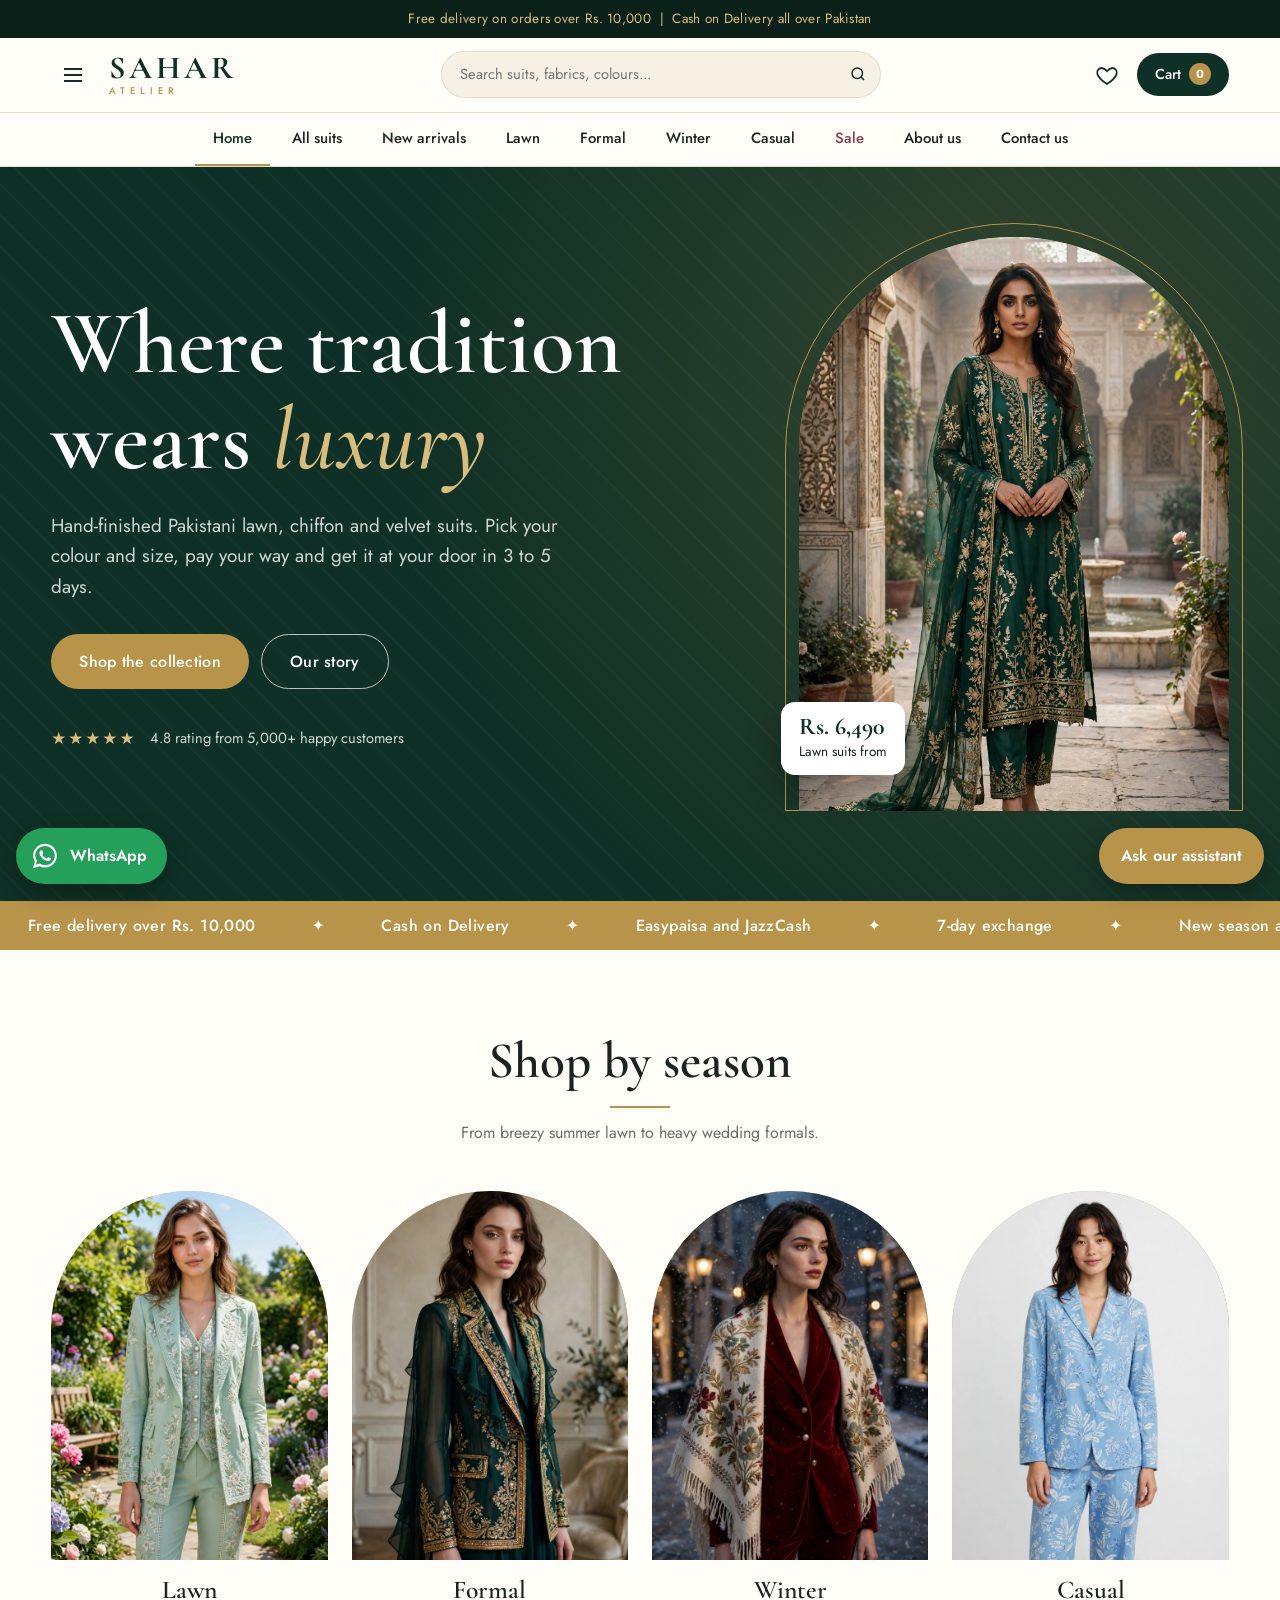
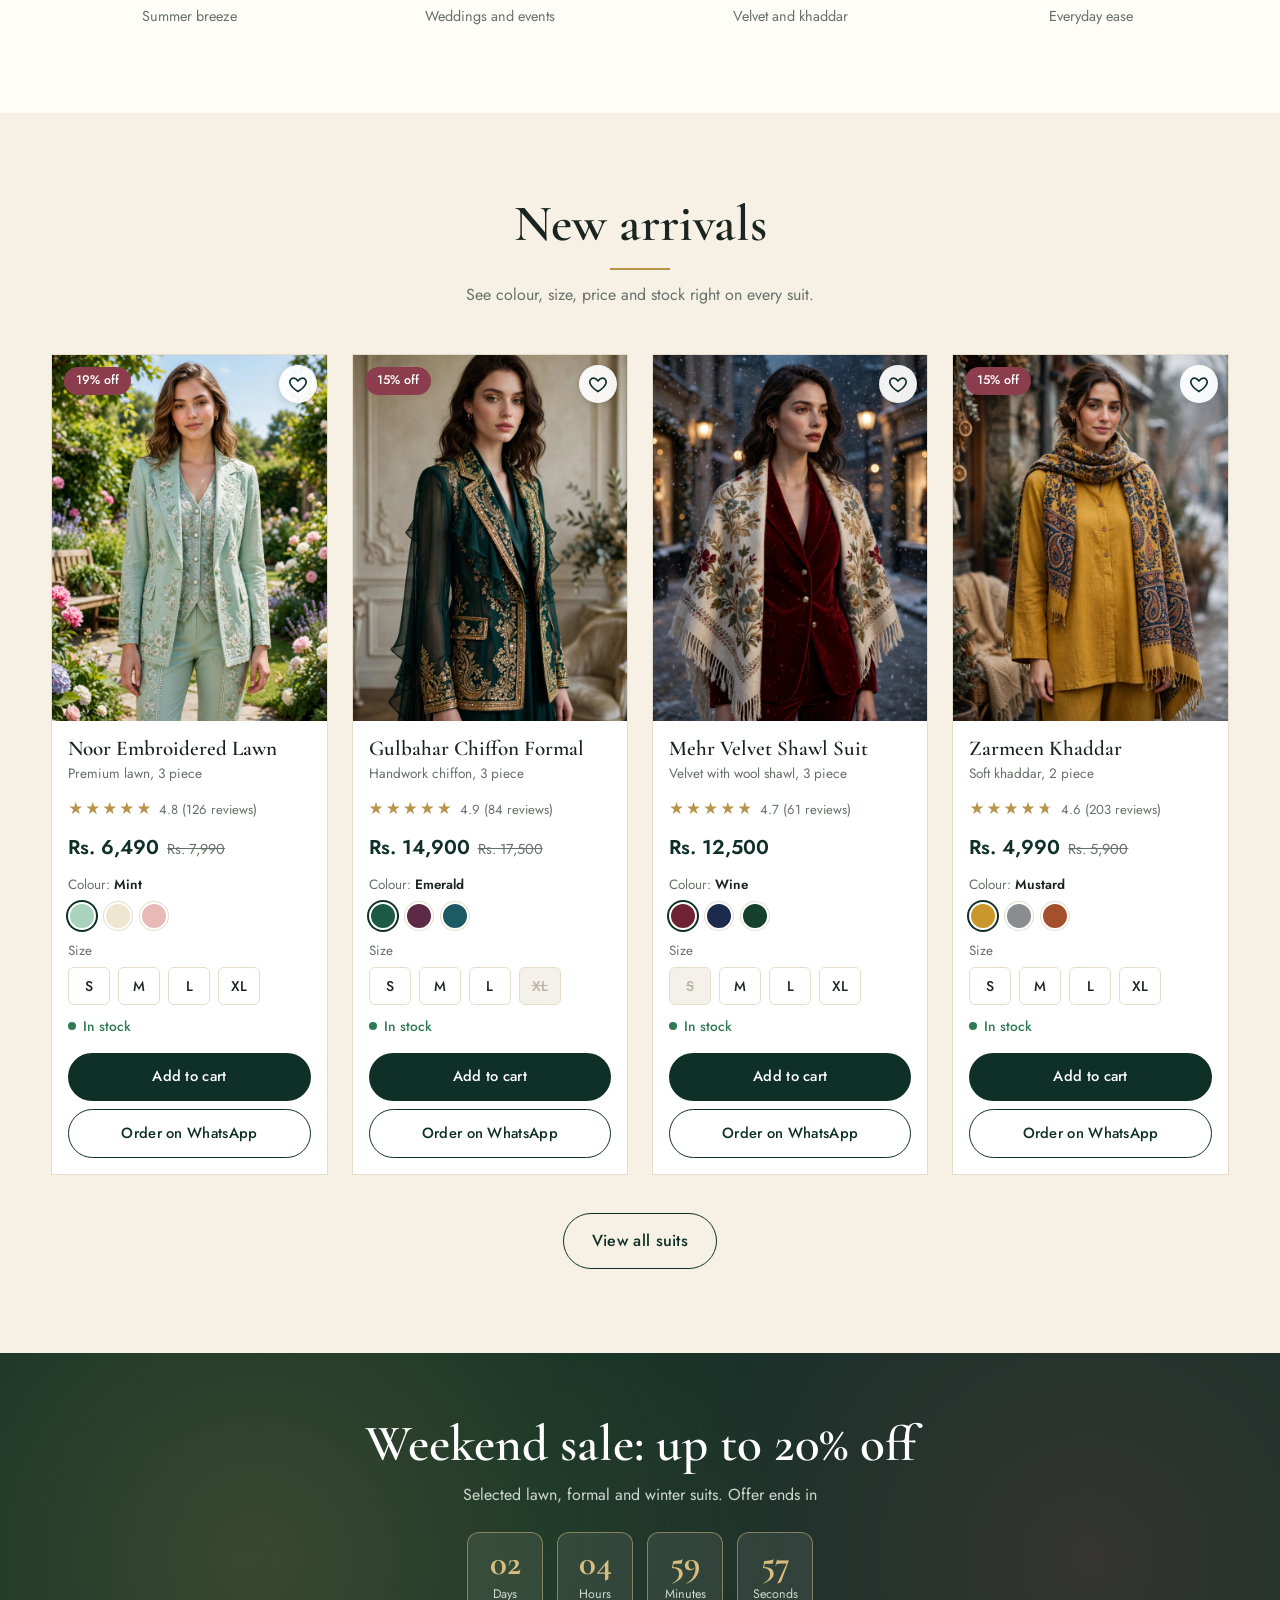
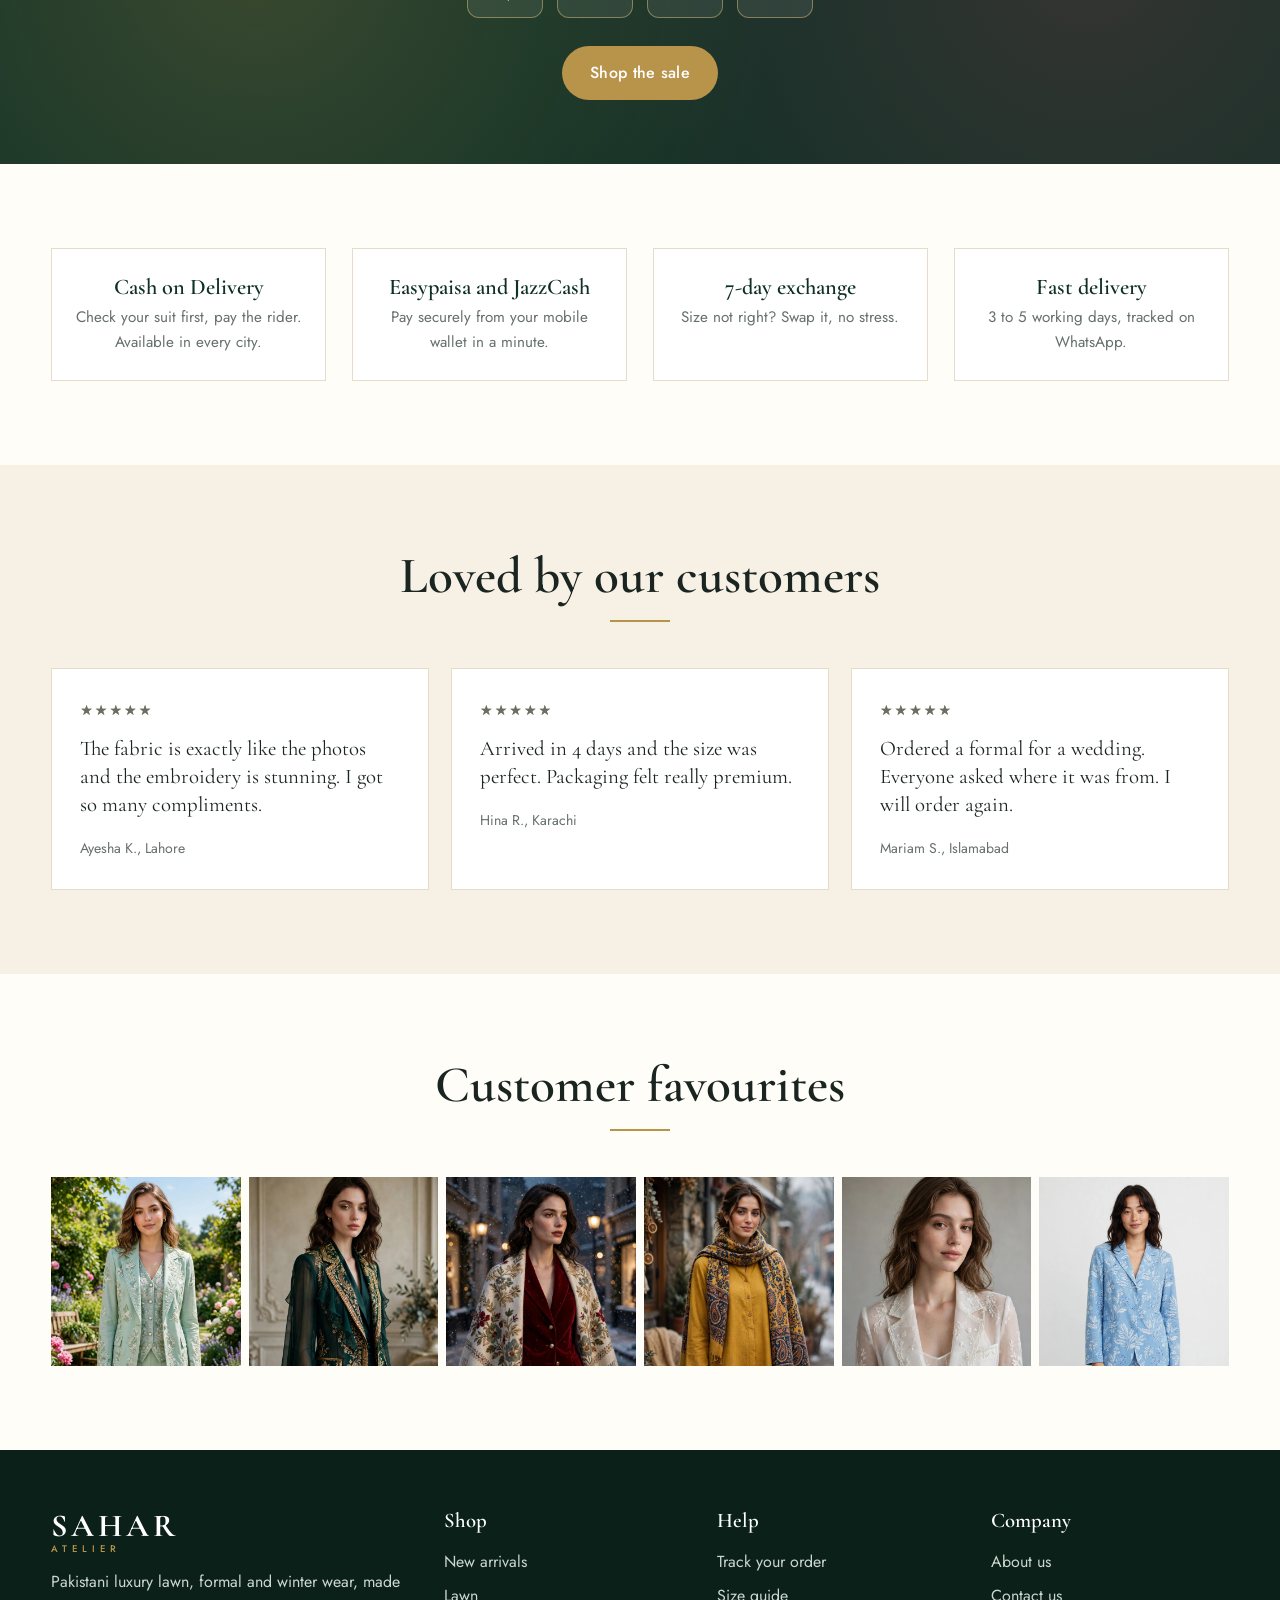
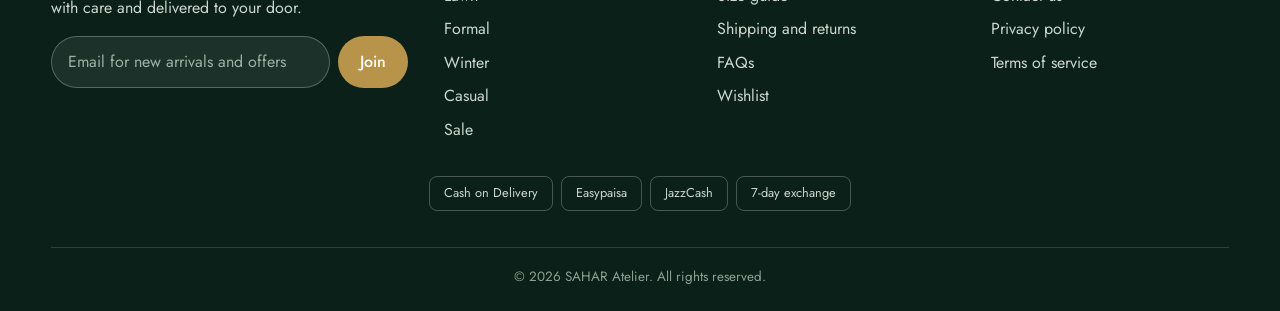
<file: index.html>
<!DOCTYPE html>
<html lang="en">
<head>
<meta charset="UTF-8">
<meta name="viewport" content="width=device-width, initial-scale=1">
<meta name="theme-color" content="#0f3026">
<title>SAHAR Atelier | Pakistani Luxury Lawn, Formal and Winter Wear</title>
<meta name="description" content="Premium Pakistani suits online. Cash on Delivery, Easypaisa and JazzCash. Delivery all over Pakistan.">
<link rel="preconnect" href="https://fonts.googleapis.com">
<link rel="preconnect" href="https://fonts.gstatic.com" crossorigin>
<link href="https://fonts.googleapis.com/css2?family=Cormorant+Garamond:ital,wght@0,500;0,600;0,700;1,500&family=Jost:wght@400;500;600&display=swap" rel="stylesheet">
<style>
:root{--deep:#0f3026;--deep2:#0a2019;--gold:#b8934a;--gold2:#d9bd7e;--ivory:#f7f1e5;--paper:#fffdf8;--ink:#1a2420;--mute:#66706a;--line:#e5dccb;--rose:#8c3d4d;--ok:#2f7a55;--low:#b5651d;--bad:#b13a3a;
--serif:"Cormorant Garamond",Georgia,serif;--sans:"Jost",system-ui,-apple-system,"Segoe UI",Roboto,sans-serif}
*{box-sizing:border-box;margin:0;padding:0}
html{scroll-behavior:smooth;-webkit-text-size-adjust:100%}
body{font-family:var(--sans);color:var(--ink);background:var(--paper);line-height:1.6;overflow-x:hidden}
img{max-width:100%;display:block}a{color:inherit;text-decoration:none}
button,input,select,textarea{font:inherit;color:inherit}button{cursor:pointer;border:0;background:none}
[hidden]{display:none!important}
:focus-visible{outline:2px solid var(--gold);outline-offset:2px}
.wrap{width:min(1200px,92%);margin-inline:auto}
h1,h2,h3,h4{font-family:var(--serif);font-weight:600;line-height:1.08}
h1{font-size:clamp(2.8rem,8vw,5.6rem)}h2{font-size:clamp(2.1rem,5vw,3.2rem)}h3{font-size:1.4rem}
.btn{display:inline-flex;align-items:center;justify-content:center;gap:8px;background:var(--deep);color:#fff;padding:14px 28px;border-radius:999px;font-weight:500;letter-spacing:.3px;transition:.2s}
.btn:hover{background:var(--deep2);transform:translateY(-1px)}.btn:active{transform:scale(.98)}
.btn.gold{background:var(--gold);color:#fff}.btn.gold:hover{background:#9f7d3b}
.btn.ghost{background:transparent;color:var(--deep);border:1.5px solid var(--deep)}.btn.ghost:hover{background:var(--deep);color:#fff}
.btn.light{background:transparent;color:#fff;border:1.5px solid rgba(255,255,255,.7)}.btn.light:hover{background:#fff;color:var(--deep)}
.btn[disabled]{opacity:.4;cursor:not-allowed;transform:none}.btn.full{width:100%}

/* announcement + header */
.announce{background:var(--deep2);color:var(--gold2);text-align:center;font-size:.84rem;padding:8px 12px;letter-spacing:.3px}
.topbar{position:sticky;top:0;z-index:50;background:rgba(255,253,248,.97);backdrop-filter:blur(10px);border-bottom:1px solid var(--line)}
.bar{display:flex;align-items:center;gap:14px;height:74px}
.logo{font-family:var(--serif);font-size:2rem;font-weight:700;letter-spacing:4px;color:var(--deep);line-height:1;display:flex;flex-direction:column}
.logo small{font-family:var(--sans);font-size:.6rem;letter-spacing:5px;color:var(--gold);font-weight:500;margin-top:3px}
.hs{display:flex;align-items:center;background:var(--ivory);border:1px solid var(--line);border-radius:999px;padding:0 6px 0 18px;flex:1;max-width:440px;margin:0 auto}
.hs input{border:0;background:none;outline:0;padding:11px 0;width:100%;font-size:.92rem}
.hs button{width:34px;height:34px;display:grid;place-items:center;color:var(--deep)}
.icons{display:flex;align-items:center;gap:8px}
.iconbtn{position:relative;width:44px;height:44px;display:grid;place-items:center;border-radius:50%;color:var(--deep)}
.iconbtn:hover{background:var(--ivory)}
.iconbtn svg{width:24px;height:24px;fill:none;stroke:currentColor;stroke-width:1.8}
.iconbtn b{position:absolute;top:3px;right:1px;background:var(--rose);color:#fff;border-radius:999px;min-width:18px;height:18px;font-size:.68rem;display:grid;place-items:center;font-weight:600;padding:0 4px}
.cartbtn{background:var(--deep);color:#fff;padding:10px 18px;border-radius:999px;font-size:.9rem;display:flex;gap:8px;align-items:center;font-weight:500}
.cartbtn b{background:var(--gold);border-radius:999px;min-width:22px;height:22px;display:grid;place-items:center;font-size:.75rem}
.subbar{background:var(--paper);border-bottom:1px solid var(--line)}
.subbar .hs{display:none}
.tabs{display:flex;gap:4px;overflow-x:auto;scrollbar-width:none;justify-content:center}
.tabs::-webkit-scrollbar{display:none}
.tabs a{white-space:nowrap;flex:none;padding:14px 18px;font-size:.93rem;font-weight:500;border-bottom:2px solid transparent}
.tabs a:hover,.tabs a.on{border-color:var(--gold);color:var(--deep)}
.tabs a.hot{color:var(--rose)}

/* hero */
.hero{background:var(--deep);color:#fff;position:relative;overflow:hidden;padding:70px 0 90px}
.hero::before{content:"";position:absolute;inset:0;background:radial-gradient(circle at 80% 30%,rgba(184,147,74,.22),transparent 55%),repeating-linear-gradient(45deg,rgba(255,255,255,.025) 0 2px,transparent 2px 22px)}
.hero .wrap{position:relative;display:grid;grid-template-columns:1.1fr .9fr;gap:50px;align-items:center}
.hero h1 em{font-style:italic;color:var(--gold2);font-weight:500}
.hero .lead{font-size:1.18rem;color:#cfd8d2;max-width:46ch;margin:22px 0 32px}
.cta{display:flex;gap:12px;flex-wrap:wrap}
.proof{display:flex;gap:14px;align-items:center;margin-top:36px;color:#cfd8d2;font-size:.92rem}
.stars{display:inline-block;letter-spacing:2px;font-size:1.05rem;background:linear-gradient(90deg,var(--gold) var(--r),#cfc7b3 var(--r));-webkit-background-clip:text;background-clip:text;color:transparent}
.hero .stars{background:linear-gradient(90deg,var(--gold2) var(--r),#6c7f75 var(--r));-webkit-background-clip:text;background-clip:text}
.art{position:relative;max-width:430px;margin-left:auto;width:100%}
.art::before{content:"";position:absolute;inset:-14px -14px 0 -14px;border:1.5px solid var(--gold);border-radius:999px 999px 0 0;pointer-events:none}
.art .badge{position:absolute;left:-18px;bottom:36px;background:#fff;color:var(--ink);padding:12px 18px;border-radius:14px;box-shadow:0 14px 34px rgba(0,0,0,.3);font-size:.85rem;z-index:2}
.art .badge b{font-family:var(--serif);font-size:1.5rem;color:var(--deep);display:block;line-height:1.1}
.arch{border-radius:999px 999px 0 0;overflow:hidden;position:relative;background:linear-gradient(160deg,#d8c79a,#2b5646)}
.art .arch{aspect-ratio:3/4}
.ph{position:relative;overflow:hidden;background:linear-gradient(160deg,#dccfaa,#2b5646)}
.ph::before,.arch::before{content:attr(data-label);position:absolute;inset:0;display:grid;place-items:center;font-family:var(--serif);font-size:1.6rem;color:rgba(255,255,255,.7);text-align:center;padding:10px}
.ph img,.arch img{position:relative;width:100%;height:100%;object-fit:cover;object-position:center top}

/* marquee */
.marq{background:var(--gold);color:#fff;overflow:hidden;white-space:nowrap;padding:12px 0;font-weight:500;letter-spacing:.4px}
.marq div{display:inline-block;animation:mv 28s linear infinite}
.marq span{margin:0 28px}
@keyframes mv{to{transform:translateX(-50%)}}

/* sections */
.sec{padding:84px 0}.sec.alt{background:var(--ivory)}
.head{text-align:center;margin-bottom:46px}.head p{color:var(--mute);margin:12px auto 0;max-width:56ch}
.head .rule{width:60px;height:2px;background:var(--gold);margin:16px auto 0}
.cats{display:grid;grid-template-columns:repeat(4,1fr);gap:24px}
.cat{text-align:center;display:block}
.cat .arch{aspect-ratio:3/4;margin-bottom:16px;transition:transform .35s}.cat:hover .arch{transform:translateY(-8px)}
.cat h3{font-size:1.6rem}.cat span{color:var(--mute);font-size:.9rem}

/* products */
.grid{display:grid;grid-template-columns:repeat(4,1fr);gap:24px}
.card{background:#fff;border:1px solid var(--line);display:flex;flex-direction:column;transition:box-shadow .3s}
.card:hover{box-shadow:0 18px 40px rgba(15,48,38,.12)}
.card .ph{aspect-ratio:3/4}.card .ph img{transition:transform .6s}.card:hover .ph img{transform:scale(1.05)}
.tag{position:absolute;top:12px;left:12px;background:var(--rose);color:#fff;font-size:.78rem;padding:4px 12px;border-radius:999px;z-index:2;font-weight:500}
.cb{padding:16px;display:flex;flex-direction:column;gap:10px;flex:1}
.cb h3{font-size:1.32rem}.fab{font-size:.85rem;color:var(--mute);margin-top:-6px}
.rate small{color:var(--mute);margin-left:6px;font-size:.82rem}
.pr b{font-size:1.25rem;color:var(--deep);font-weight:600}.pr s{color:var(--mute);margin-left:8px;font-size:.9rem}.pr b,.pr s{white-space:nowrap}
.lbl{font-size:.84rem;color:var(--mute);display:block;margin-bottom:6px}.lbl em{font-style:normal;color:var(--ink);font-weight:600}
.sw,.sz{display:flex;gap:8px;flex-wrap:wrap}
.sw button{width:28px;height:28px;border-radius:50%;border:2px solid #fff;box-shadow:0 0 0 1px var(--line)}.sw button.on{box-shadow:0 0 0 2px var(--deep)}
.sz button{min-width:42px;height:38px;border:1px solid var(--line);border-radius:6px;font-size:.88rem;background:#fff;font-weight:500}
.sz button.on{background:var(--deep);color:#fff;border-color:var(--deep)}
.sz button:disabled{color:#b9b4a6;text-decoration:line-through;cursor:not-allowed;background:#f4f1ea}
.st{font-size:.86rem;font-weight:500;display:flex;align-items:center;gap:7px}.st::before{content:"";width:8px;height:8px;border-radius:50%;background:currentColor}
.st.ok{color:var(--ok)}.st.low{color:var(--low)}.st.out{color:var(--bad)}
.acts{display:grid;gap:8px;margin-top:auto;padding-top:6px}.acts .btn{padding:12px 14px;font-size:.92rem}
.wa-ic{width:18px;height:18px;fill:currentColor}

/* toolbar */
.titlebar{background:var(--deep);color:#fff;text-align:center;padding:56px 0 50px;position:relative;overflow:hidden}
.titlebar::before{content:"";position:absolute;inset:0;background:radial-gradient(circle at 50% 0,rgba(184,147,74,.25),transparent 60%)}
.titlebar .wrap{position:relative}.titlebar p{color:#cfd8d2;margin-top:10px}
.toolbar{display:flex;gap:14px;flex-wrap:wrap;justify-content:space-between;align-items:center;margin-bottom:12px}
.chips{display:flex;gap:8px;flex-wrap:wrap}
.chip{padding:9px 20px;border:1px solid var(--line);border-radius:999px;background:#fff;font-size:.92rem;font-weight:500}
.chip.on{background:var(--deep);color:#fff;border-color:var(--deep)}
.tools{display:flex;gap:10px;flex-wrap:wrap}
.tools input,.tools select,.field input,.field select,.field textarea{border:1px solid var(--line);background:#fff;border-radius:10px;padding:12px 14px;width:100%}
.tools input{width:230px}.tools select{width:auto}
.count{color:var(--mute);font-size:.9rem;margin-bottom:20px}
.empty{text-align:center;color:var(--mute);padding:60px 0;grid-column:1/-1}

/* misc sections */
.feats{display:grid;grid-template-columns:repeat(4,1fr);gap:26px;text-align:center}
.feat{padding:26px 18px;border:1px solid var(--line);background:#fff}
.feat h3{margin-bottom:6px;color:var(--deep)}.feat p{color:var(--mute);font-size:.95rem}
.sale{background:var(--deep);color:#fff;text-align:center;padding:64px 0;position:relative;overflow:hidden}
.sale::before{content:"";position:absolute;inset:0;background:radial-gradient(circle at 20% 50%,rgba(184,147,74,.25),transparent 50%),radial-gradient(circle at 85% 50%,rgba(140,61,77,.3),transparent 50%)}
.sale .wrap{position:relative}.sale p{color:#cfd8d2;margin:10px 0 24px}
.cd{display:flex;gap:14px;justify-content:center;margin-bottom:28px}
.cd div{background:rgba(255,255,255,.08);border:1px solid rgba(217,189,126,.5);border-radius:12px;padding:12px 6px;min-width:76px}
.cd b{display:block;font-family:var(--serif);font-size:2.2rem;line-height:1;color:var(--gold2)}.cd span{font-size:.78rem;color:#cfd8d2}
.two{display:grid;grid-template-columns:1fr 1fr;gap:60px;align-items:center}
.two .arch{aspect-ratio:3/4;max-width:430px}.two p{color:#48534d;margin-top:16px}
.nums{display:flex;gap:38px;margin-top:30px;flex-wrap:wrap}.nums b{display:block;font-family:var(--serif);font-size:2.4rem;color:var(--deep)}
.reviews{display:grid;grid-template-columns:repeat(3,1fr);gap:22px}
.rev{background:#fff;border:1px solid var(--line);padding:28px}
.rev p{margin:12px 0 16px;font-family:var(--serif);font-size:1.3rem;line-height:1.35}.rev span{color:var(--mute);font-size:.88rem}
.gal{display:grid;grid-template-columns:repeat(6,1fr);gap:8px}.gal .ph{aspect-ratio:1}
details{background:#fff;border:1px solid var(--line);padding:16px 20px;margin-bottom:10px}
summary{cursor:pointer;font-weight:500;list-style:none;display:flex;justify-content:space-between}
summary::after{content:"+";color:var(--gold);font-size:1.3rem;line-height:1}details[open] summary::after{content:"−"}
details p{margin-top:10px;color:var(--mute)}

/* forms */
.formcard{background:#fff;border:1px solid var(--line);padding:30px}
.field{margin-bottom:16px}.field label{display:block;font-size:.88rem;margin-bottom:6px;font-weight:500}
.field .bad{border-color:var(--bad);background:#fff6f6}.err{display:block;color:var(--bad);font-size:.8rem;min-height:1em;margin-top:4px}
.row2{display:grid;grid-template-columns:1fr 1fr;gap:14px}
.pay{display:grid;gap:10px;margin-bottom:14px}
.pay label{display:flex;gap:12px;align-items:center;border:1px solid var(--line);border-radius:12px;padding:14px 16px;cursor:pointer;background:#fff;font-weight:500}
.pay input{accent-color:var(--deep);width:18px;height:18px}.pay label.on{border-color:var(--deep);background:#eff5f1}
.paybox{background:var(--ivory);border-left:3px solid var(--gold);padding:14px 16px;font-size:.92rem;margin-bottom:16px}
.co{display:grid;grid-template-columns:1.2fr .8fr;gap:32px;align-items:start}
.sum{background:#fff;border:1px solid var(--line);padding:26px;position:sticky;top:100px}.sum h3{margin-bottom:14px}
.line{display:flex;justify-content:space-between;gap:12px;font-size:.94rem;padding:9px 0;border-bottom:1px dashed var(--line)}
.line small{color:var(--mute);display:block}.tot{font-size:1.2rem;font-weight:600;color:var(--deep);border:0;padding-top:14px}
.okbox{text-align:center;padding:60px 20px;grid-column:1/-1}.okbox h2{margin:12px 0}.okbox p{max-width:52ch;margin:0 auto 22px;color:var(--mute)}

/* drawer */
.ov{position:fixed;inset:0;background:rgba(8,18,14,.55);opacity:0;pointer-events:none;transition:opacity .25s;z-index:80}.ov.show{opacity:1;pointer-events:auto}
.drawer{position:fixed;top:0;right:0;height:100%;width:min(430px,100%);background:var(--paper);z-index:90;transform:translateX(100%);transition:transform .3s;display:flex;flex-direction:column}.drawer.show{transform:none}
.dh{display:flex;justify-content:space-between;align-items:center;padding:18px 20px;border-bottom:1px solid var(--line)}.dh button{font-size:1.8rem;line-height:1}
.ship{padding:12px 20px;background:var(--ivory);font-size:.86rem}.bar2{height:6px;background:#e3d8bf;border-radius:9px;margin-top:8px;overflow:hidden}.bar2 i{display:block;height:100%;background:var(--gold);transition:width .3s}
.db{flex:1;overflow:auto;padding:6px 20px}.df{padding:18px 20px;border-top:1px solid var(--line)}
.ci{display:grid;grid-template-columns:72px 1fr auto;gap:12px;padding:14px 0;border-bottom:1px solid var(--line);align-items:center}
.ci .ph{aspect-ratio:3/4}.ci h4{font-size:1.12rem}.ci small{color:var(--mute);display:block}
.qty{display:inline-flex;align-items:center;border:1px solid var(--line);border-radius:999px;margin-top:6px}.qty button{width:30px;height:30px}.qty span{min-width:22px;text-align:center;font-size:.9rem}
.rm{color:var(--bad);font-size:.8rem}

/* footer */
footer{background:var(--deep2);color:#cdd6d0;padding:60px 0 24px}
.fg{display:grid;grid-template-columns:1.5fr 1fr 1fr 1fr;gap:36px}
footer .logo{color:#fff;margin-bottom:14px}footer h4{font-size:1.3rem;color:#fff;margin-bottom:12px}
footer a{display:block;padding:4px 0;color:#cdd6d0}footer a:hover{color:var(--gold2)}
.copy{border-top:1px solid rgba(255,255,255,.14);margin-top:36px;padding-top:18px;font-size:.84rem;text-align:center;color:#8fa096}

/* floating */
.toast{position:fixed;left:50%;bottom:96px;transform:translate(-50%,20px);background:var(--ink);color:#fff;padding:12px 22px;border-radius:999px;font-size:.92rem;opacity:0;pointer-events:none;transition:.25s;z-index:160;max-width:90%;text-align:center}.toast.show{opacity:1;transform:translate(-50%,0)}
.wa-float{position:fixed;left:16px;bottom:16px;height:56px;border-radius:999px;background:#25a05a;display:flex;align-items:center;gap:10px;padding:0 20px 0 14px;z-index:60;box-shadow:0 8px 22px rgba(0,0,0,.28);color:#fff;font-weight:600}
.wa-float svg{width:30px;height:30px;fill:#fff}
.chat-fab{position:fixed;right:16px;bottom:16px;height:56px;background:var(--gold);color:#fff;padding:0 22px;border-radius:999px;z-index:60;box-shadow:0 8px 22px rgba(0,0,0,.28);font-weight:600}
.chat{position:fixed;right:16px;bottom:16px;width:min(370px,calc(100% - 32px));height:min(540px,calc(100% - 100px));background:#fff;border:1px solid var(--line);border-radius:18px;z-index:100;display:flex;flex-direction:column;overflow:hidden;box-shadow:0 18px 50px rgba(0,0,0,.32)}
.ch{background:var(--deep);color:#fff;padding:14px 16px;display:flex;justify-content:space-between;align-items:center}.ch b{font-family:var(--serif);font-size:1.3rem}.ch small{display:block;color:var(--gold2);font-size:.75rem}.ch button{color:#fff;font-size:1.6rem;line-height:1}
.cm{flex:1;overflow:auto;padding:14px;display:flex;flex-direction:column;gap:10px;background:var(--paper)}
.m{max-width:86%;padding:10px 14px;border-radius:14px;font-size:.92rem}.m.bot{background:#fff;border:1px solid var(--line);align-self:flex-start;border-bottom-left-radius:4px}.m.me{background:var(--deep);color:#fff;align-self:flex-end;border-bottom-right-radius:4px}.m a{color:var(--gold);font-weight:600;text-decoration:underline}
.qr{display:flex;gap:6px;flex-wrap:wrap;padding:8px 12px;border-top:1px solid var(--line)}.qr button{border:1px solid var(--line);border-radius:999px;padding:6px 12px;font-size:.8rem;background:#fff}
.cf{display:flex;border-top:1px solid var(--line)}.cf input{flex:1;border:0;padding:14px;outline:0;min-width:0}.cf button{padding:0 18px;color:var(--deep);font-weight:600}

/* side menu */
.side{position:fixed;top:0;left:0;height:100%;width:min(340px,88%);background:var(--paper);z-index:90;transform:translateX(-100%);transition:transform .3s;display:flex;flex-direction:column}
.side.show{transform:none}
.sh{display:flex;justify-content:space-between;align-items:center;padding:18px 20px;background:var(--deep);color:#fff}
.sh .logo{color:#fff;font-size:1.7rem;margin:0}.sh button{font-size:2rem;color:#fff;line-height:1}
.sb{flex:1;overflow:auto;padding:4px 0 20px}
.sb h5{font-family:var(--sans);font-size:.72rem;letter-spacing:2px;text-transform:uppercase;color:var(--gold);padding:18px 22px 6px;font-weight:600}
.sb a{display:flex;justify-content:space-between;align-items:center;padding:12px 22px;font-weight:500;border-bottom:1px solid #f0e9da}
.sb a::after{content:"›";color:var(--gold);font-size:1.2rem}.sb a:hover{background:var(--ivory)}
.sf{padding:16px 20px;border-top:1px solid var(--line);background:var(--ivory);font-size:.85rem;color:var(--mute)}
.sf .btn{margin-bottom:10px;padding:11px 16px}
/* wishlist heart + quick view */
.heart{position:absolute;top:10px;right:10px;width:38px;height:38px;border-radius:50%;background:rgba(255,255,255,.93);display:grid;place-items:center;z-index:3;color:var(--deep);box-shadow:0 2px 8px rgba(0,0,0,.15)}
.heart svg{width:20px;height:20px;fill:none;stroke:currentColor;stroke-width:2}.heart.on svg{fill:var(--rose);stroke:var(--rose)}
.card .ph{cursor:zoom-in}
.qvhint{position:absolute;left:0;right:0;bottom:0;background:linear-gradient(transparent,rgba(10,32,25,.7));color:#fff;text-align:center;font-size:.8rem;padding:22px 0 8px;opacity:0;transition:.3s;z-index:2}
.card:hover .qvhint{opacity:1}
.modal{position:fixed;inset:0;background:rgba(8,18,14,.62);z-index:140;display:grid;place-items:center;padding:14px;overflow:auto}
.mbox{background:var(--paper);width:min(900px,100%);max-height:94vh;overflow:auto;position:relative}
.mx{position:absolute;top:10px;right:12px;font-size:1.9rem;line-height:1;z-index:6;color:var(--deep);background:rgba(255,255,255,.92);width:40px;height:40px;border-radius:50%}
.qv .card{display:grid;grid-template-columns:1fr 1fr;border:0}.qv .card .ph{aspect-ratio:auto;min-height:100%;cursor:default}
.qd{padding:4px 22px 24px;border-top:1px solid var(--line)}.qd h4{margin:16px 0 6px;font-size:1.3rem}.qd li{margin-left:18px;color:#48534d;font-size:.93rem;margin-bottom:4px}
/* info pages */
.prose{max-width:800px;margin:0 auto}.prose h2{font-size:2rem;margin:34px 0 8px;color:var(--deep)}.prose h2:first-child{margin-top:0}
.prose p,.prose li{color:#48534d;margin-bottom:10px}.prose ul{margin-left:22px}
.tblw{overflow-x:auto;margin:18px 0}table.tbl{width:100%;border-collapse:collapse;background:#fff;min-width:420px}
.tbl th,.tbl td{border:1px solid var(--line);padding:13px;text-align:center}.tbl th{background:var(--deep);color:#fff;font-weight:500}.tbl tr:nth-child(even) td{background:var(--ivory)}
.tl{display:grid;grid-template-columns:repeat(5,1fr);gap:6px;margin:28px 0 10px}
.tl div{text-align:center;font-size:.78rem;color:var(--mute)}
.tl i{width:34px;height:34px;border-radius:50%;background:var(--line);margin:0 auto 8px;display:grid;place-items:center;font-style:normal;color:#fff;font-weight:600}
.tl .done{color:var(--ink);font-weight:500}.tl .done i{background:var(--ok)}.tl .now i{box-shadow:0 0 0 5px rgba(47,122,85,.2)}
.trackres{margin-top:22px;border-top:1px dashed var(--line);padding-top:18px}
.news{display:flex;gap:8px;margin-top:16px}
.news input{flex:1;min-width:0;border:1px solid rgba(255,255,255,.25);background:rgba(255,255,255,.08);color:#fff;border-radius:999px;padding:12px 16px}
.news input::placeholder{color:#9db0a6}.news button{background:var(--gold);color:#fff;border-radius:999px;padding:0 22px;font-weight:500}
.paybadges{display:flex;gap:8px;flex-wrap:wrap;margin-top:30px;justify-content:center}
.paybadges span{border:1px solid rgba(255,255,255,.25);border-radius:8px;padding:6px 14px;font-size:.8rem;color:#cdd6d0}
.typing{display:inline-flex;gap:4px}.typing i{width:6px;height:6px;border-radius:50%;background:var(--mute);animation:bl 1s infinite}.typing i:nth-child(2){animation-delay:.15s}.typing i:nth-child(3){animation-delay:.3s}
@keyframes bl{0%,60%,100%{opacity:.25}30%{opacity:1}}
@media(max-width:1000px){.grid,.cats{grid-template-columns:repeat(2,1fr)}.feats{grid-template-columns:repeat(2,1fr)}.reviews{grid-template-columns:1fr}.co{grid-template-columns:1fr}.sum{position:static}.gal{grid-template-columns:repeat(3,1fr)}.fg{grid-template-columns:1fr 1fr}}
@media(max-width:860px){
 .bar{height:64px;gap:6px}.bar .hs{display:none}.logo{margin:0 auto}.logo{font-size:1.75rem}
 .subbar .hs{display:flex;margin:12px 0 2px;max-width:none}.tabs{justify-content:flex-start;margin-inline:-4%;padding-inline:3%}.tabs a{padding:13px 14px}
 .cartbtn{padding:9px 14px}
 .hero{padding:44px 0 64px}.hero .wrap,.two{grid-template-columns:1fr;gap:40px}.art{margin:0 auto;max-width:340px}.art .badge{left:-6px}.two .arch{margin:0 auto}
 .sec{padding:56px 0}}
@media(max-width:560px){.grid{gap:10px}.cb{padding:11px;gap:8px}.cb h3{font-size:1.1rem}.acts .btn{font-size:.8rem;padding:10px 6px}.row2{grid-template-columns:1fr}.logo small{display:none}.tools,.tools input,.tools select{width:100%}.cats{gap:12px}.feats{grid-template-columns:1fr}.fg{grid-template-columns:1fr}.gal{grid-template-columns:repeat(2,1fr)}.cd div{min-width:64px}.wa-float span{display:none}.wa-float{padding:0 13px}.formcard{padding:20px}}
@media(max-width:700px){.qv .card{grid-template-columns:1fr}.qv .card .ph{aspect-ratio:3/4}.tl div{font-size:.68rem}.tl i{width:28px;height:28px}.news{flex-direction:column}.news button{padding:12px}}
@media(prefers-reduced-motion:reduce){*{animation:none!important;transition:none!important;scroll-behavior:auto!important}}
</style>
<script>var EXT=["jpg","jpeg","png","webp"];window.imgFb=function(el){var i=(+el.getAttribute("data-i")||0)+1;if(i<EXT.length){el.setAttribute("data-i",i);el.src="images/"+el.getAttribute("data-n")+"."+EXT[i]}else{el.remove()}};</script>
</head>
<body>
<noscript><p style="padding:20px;text-align:center">Please enable JavaScript to view this store.</p></noscript>

<div class="announce">Free delivery on orders over Rs. 10,000 &nbsp;|&nbsp; Cash on Delivery all over Pakistan</div>
<div class="topbar"><div class="wrap bar">
  <button class="iconbtn" id="menuBtn" aria-label="Open menu"><svg viewBox="0 0 24 24"><path d="M3 6h18M3 12h18M3 18h18"/></svg></button>
  <a class="logo" href="#home">SAHAR<small>ATELIER</small></a>
  <form class="hs" role="search"><input placeholder="Search suits, fabrics, colours..." aria-label="Search"><button aria-label="Search"><svg width="18" height="18" viewBox="0 0 24 24" fill="none" stroke="currentColor" stroke-width="2"><circle cx="11" cy="11" r="7"/><path d="m20 20-3.500-3.500"/></svg></button></form>
  <div class="icons">
    <a class="iconbtn" href="#wishlist" aria-label="Wishlist"><svg viewBox="0 0 24 24"><path d="M12 21s-7.500-4.600-9.400-9.300C1.300 8.400 3.200 5 6.600 5c2 0 3.600 1.100 5.400 3.200C13.800 6.100 15.400 5 17.400 5c3.400 0 5.300 3.400 4 6.700C19.500 16.400 12 21 12 21z"/></svg><b id="wishCount" hidden>0</b></a>
    <button class="cartbtn" id="cartBtn">Cart <b id="cartCount">0</b></button>
  </div>
</div></div>
<div class="subbar"><div class="wrap">
  <form class="hs" role="search"><input placeholder="Search suits, fabrics, colours..." aria-label="Search"><button aria-label="Search"><svg width="18" height="18" viewBox="0 0 24 24" fill="none" stroke="currentColor" stroke-width="2"><circle cx="11" cy="11" r="7"/><path d="m20 20-3.500-3.500"/></svg></button></form>
  <nav class="tabs" id="tabs" aria-label="Main">
    <a href="#home" data-p="home">Home</a><a href="#collection" data-cat="All">All suits</a><a href="#collection" data-cat="New">New arrivals</a>
    <a href="#collection" data-cat="Lawn">Lawn</a><a href="#collection" data-cat="Formal">Formal</a><a href="#collection" data-cat="Winter">Winter</a><a href="#collection" data-cat="Casual">Casual</a>
    <a href="#collection" data-cat="Sale" class="hot">Sale</a><a href="#about" data-p="about">About us</a><a href="#contact" data-p="contact">Contact us</a>
  </nav>
</div></div>

<main>
<!-- HOME -->
<div class="page" id="pg-home">
  <section class="hero"><div class="wrap">
    <div>
      <h1>Where tradition wears <em>luxury</em></h1>
      <p class="lead">Hand-finished Pakistani lawn, chiffon and velvet suits. Pick your colour and size, pay your way and get it at your door in 3 to 5 days.</p>
      <div class="cta"><a class="btn gold" href="#collection">Shop the collection</a><a class="btn light" href="#about">Our story</a></div>
      <div class="proof"><span class="stars" style="--r:96%">★★★★★</span><span>4.8 rating from 5,000+ happy customers</span></div>
    </div>
    <div class="art"><div class="arch" data-label="SAHAR"><img data-n="hero" src="images/hero.jpg" alt="Luxury Pakistani suit" onerror="imgFb(this)"></div>
      <div class="badge"><b>Rs. 6,490</b>Lawn suits from</div></div>
  </div></section>

  <div class="marq"><div id="marq"></div></div>

  <section class="sec"><div class="wrap">
    <div class="head"><h2>Shop by season</h2><div class="rule"></div><p>From breezy summer lawn to heavy wedding formals.</p></div>
    <div class="cats" id="cats"></div>
  </div></section>

  <section class="sec alt"><div class="wrap">
    <div class="head"><h2>New arrivals</h2><div class="rule"></div><p>See colour, size, price and stock right on every suit.</p></div>
    <div class="grid" id="featured"></div>
    <div style="text-align:center;margin-top:38px"><a class="btn ghost" href="#collection" data-cat="All">View all suits</a></div>
  </div></section>

  <section class="sale"><div class="wrap">
    <h2>Weekend sale: up to 20% off</h2>
    <p>Selected lawn, formal and winter suits. Offer ends in</p>
    <div class="cd"><div><b id="cdD">00</b><span>Days</span></div><div><b id="cdH">00</b><span>Hours</span></div><div><b id="cdM">00</b><span>Minutes</span></div><div><b id="cdS">00</b><span>Seconds</span></div></div>
    <a class="btn gold" href="#collection">Shop the sale</a>
  </div></section>

  <section class="sec"><div class="wrap feats">
    <div class="feat"><h3>Cash on Delivery</h3><p>Check your suit first, pay the rider. Available in every city.</p></div>
    <div class="feat"><h3>Easypaisa and JazzCash</h3><p>Pay securely from your mobile wallet in a minute.</p></div>
    <div class="feat"><h3>7-day exchange</h3><p>Size not right? Swap it, no stress.</p></div>
    <div class="feat"><h3>Fast delivery</h3><p>3 to 5 working days, tracked on WhatsApp.</p></div>
  </div></section>

  <section class="sec alt"><div class="wrap">
    <div class="head"><h2>Loved by our customers</h2><div class="rule"></div></div>
    <div class="reviews">
      <div class="rev"><span class="stars" style="--r:100%">★★★★★</span><p>The fabric is exactly like the photos and the embroidery is stunning. I got so many compliments.</p><span>Ayesha K., Lahore</span></div>
      <div class="rev"><span class="stars" style="--r:100%">★★★★★</span><p>Arrived in 4 days and the size was perfect. Packaging felt really premium.</p><span>Hina R., Karachi</span></div>
      <div class="rev"><span class="stars" style="--r:92%">★★★★★</span><p>Ordered a formal for a wedding. Everyone asked where it was from. I will order again.</p><span>Mariam S., Islamabad</span></div>
    </div>
  </div></section>

  <section class="sec"><div class="wrap">
    <div class="head"><h2>Customer favourites</h2><div class="rule"></div></div>
    <div class="gal" id="gal"></div>
  </div></section>
</div>

<!-- COLLECTION -->
<div class="page" id="pg-collection" hidden>
  <section class="titlebar"><div class="wrap"><h1 style="font-size:clamp(2.4rem,6vw,4rem)">The Collection</h1><p>Choose your colour and size, then add to cart or order on WhatsApp</p></div></section>
  <section class="sec" style="padding-top:40px"><div class="wrap">
    <div class="toolbar">
      <div class="chips" id="chips">
        <button class="chip" data-cat="All">All</button><button class="chip" data-cat="Lawn">Lawn</button><button class="chip" data-cat="Formal">Formal</button><button class="chip" data-cat="Winter">Winter</button><button class="chip" data-cat="Casual">Casual</button><button class="chip" data-cat="New">New</button><button class="chip" data-cat="Sale">Sale</button>
      </div>
      <div class="tools">
        <input id="search" type="search" placeholder="Search suits..." aria-label="Search suits">
        <select id="sort" aria-label="Sort"><option value="def">Sort: Featured</option><option value="lo">Price: low to high</option><option value="hi">Price: high to low</option><option value="rt">Best rated</option></select>
      </div>
    </div>
    <p class="count" id="count"></p>
    <div class="grid" id="products"></div>
  </div></section>
</div>

<!-- ABOUT -->
<div class="page" id="pg-about" hidden>
  <section class="titlebar"><div class="wrap"><h1 style="font-size:clamp(2.4rem,6vw,4rem)">About us</h1><p>Tradition, tailored for today</p></div></section>
  <section class="sec"><div class="wrap two">
    <div class="arch" data-label="SAHAR"><img data-n="about" src="images/about.jpg" alt="Our atelier" onerror="imgFb(this)"></div>
    <div>
      <h2>Born from the first light of morning</h2>
      <p>Sahar means dawn. We started with a simple idea: every woman in Pakistan deserves a suit that feels special on an ordinary day and unforgettable on a big one.</p>
      <p>Our artisans give every piece the same care, from choosing the fabric and placing the embroidery to the final stitch. Each suit goes through two quality checks before it is packed for you.</p>
      <div class="nums"><div><b>5,000+</b>Orders delivered</div><div><b>4.8</b>Average rating</div><div><b>50+</b>Cities served</div></div>
    </div>
  </div></section>
  <section class="sec alt"><div class="wrap feats">
    <div class="feat"><h3>Premium fabric</h3><p>Lawn, chiffon, organza, velvet and khaddar, chosen by hand.</p></div>
    <div class="feat"><h3>Fine stitching</h3><p>Skilled tailors and a double quality check on every suit.</p></div>
    <div class="feat"><h3>Fair prices</h3><p>A luxury look without a luxury-brand bill.</p></div>
    <div class="feat"><h3>Real support</h3><p>Talk to a real person on WhatsApp, any day.</p></div>
  </div></section>
</div>

<!-- CONTACT -->
<div class="page" id="pg-contact" hidden>
  <section class="titlebar"><div class="wrap"><h1 style="font-size:clamp(2.4rem,6vw,4rem)">Contact us</h1><p>Questions about size, colour or delivery? We reply fast.</p></div></section>
  <section class="sec"><div class="wrap two" style="align-items:start">
    <div>
      <h2>We are happy to help</h2>
      <p>Send us a message and it reaches our team directly on WhatsApp. Open every day, 10 am to 10 pm.</p>
      <div style="margin-top:26px">
        <details open><summary>How long does delivery take?</summary><p>3 to 5 working days in all major cities. Delivery is free above Rs. 10,000, otherwise Rs. 250.</p></details>
        <details><summary>Can I exchange my suit?</summary><p>Yes. Exchange within 7 days of delivery if the suit is unused and in its original packing.</p></details>
        <details><summary>How can I pay?</summary><p>Cash on Delivery, Easypaisa or JazzCash. Choose your option at checkout.</p></details>
      </div>
    </div>
    <form class="formcard" id="contactForm" novalidate>
      <h3 style="margin-bottom:16px">Send a message</h3>
      <div class="field"><label for="cn">Your name</label><input id="cn" name="name" autocomplete="name"><span class="err" data-e="name"></span></div>
      <div class="field"><label for="cp">Mobile number</label><input id="cp" name="phone" type="tel" inputmode="tel" placeholder="03001234567" autocomplete="tel"><span class="err" data-e="phone"></span></div>
      <div class="field"><label for="cm2">Message</label><textarea id="cm2" name="msg" rows="4"></textarea><span class="err" data-e="msg"></span></div>
      <button class="btn full" type="submit">Send on WhatsApp</button>
    </form>
  </div></section>
</div>

<!-- CHECKOUT -->
<div class="page" id="pg-checkout" hidden>
  <section class="titlebar"><div class="wrap"><h1 style="font-size:clamp(2.4rem,6vw,4rem)">Checkout</h1><p>Enter your details and place your order</p></div></section>
  <section class="sec" style="padding-top:40px"><div class="wrap co" id="coWrap"></div></section>
</div>
<!-- WISHLIST -->
<div class="page" id="pg-wishlist" hidden>
  <section class="titlebar"><div class="wrap"><h1 style="font-size:clamp(2.4rem,6vw,4rem)">Your wishlist</h1><p>Suits you saved for later</p></div></section>
  <section class="sec" style="padding-top:40px"><div class="wrap"><div class="grid" id="wishGrid"></div></div></section>
</div>

<!-- TRACK ORDER -->
<div class="page" id="pg-track" hidden>
  <section class="titlebar"><div class="wrap"><h1 style="font-size:clamp(2.4rem,6vw,4rem)">Track your order</h1><p>Enter your order number and mobile number</p></div></section>
  <section class="sec"><div class="wrap"><div class="formcard" style="max-width:640px;margin:0 auto">
    <form id="trackForm" novalidate>
      <div class="field"><label for="oid">Order number</label><input id="oid" name="oid" placeholder="SH-123456"><span class="err" data-e="oid"></span></div>
      <div class="field"><label for="tph">Mobile number</label><input id="tph" name="tph" type="tel" inputmode="tel" placeholder="03001234567"><span class="err" data-e="tph"></span></div>
      <button class="btn full" type="submit">Track order</button>
    </form>
    <div class="trackres" id="trackRes" hidden></div>
  </div></div></section>
</div>

<!-- SIZE GUIDE -->
<div class="page" id="pg-size" hidden>
  <section class="titlebar"><div class="wrap"><h1 style="font-size:clamp(2.4rem,6vw,4rem)">Size guide</h1><p>Find your perfect fit</p></div></section>
  <section class="sec"><div class="wrap prose">
    <h2>Size chart (in inches)</h2>
    <div class="tblw"><table class="tbl"><tr><th>Size</th><th>Chest</th><th>Waist</th><th>Hip</th><th>Shirt length</th></tr>
    <tr><td>S</td><td>36</td><td>30</td><td>38</td><td>38</td></tr><tr><td>M</td><td>38</td><td>32</td><td>40</td><td>38</td></tr>
    <tr><td>L</td><td>40</td><td>34</td><td>42</td><td>39</td></tr><tr><td>XL</td><td>42</td><td>36</td><td>44</td><td>39</td></tr></table></div>
    <h2>How to measure</h2>
    <ul><li><b>Chest:</b> measure around the fullest part of your chest, keeping the tape level.</li><li><b>Waist:</b> measure around your natural waistline.</li><li><b>Hip:</b> measure around the fullest part of your hips.</li><li>Between two sizes? Choose the larger one for a relaxed fit.</li></ul>
    <p>Not sure? Send us your measurements on WhatsApp and we will suggest the right size.</p>
    <a class="btn gold" id="sizeWa" target="_blank" rel="noopener">Ask about my size</a>
  </div></section>
</div>

<!-- SHIPPING -->
<div class="page" id="pg-shipping" hidden>
  <section class="titlebar"><div class="wrap"><h1 style="font-size:clamp(2.4rem,6vw,4rem)">Shipping and returns</h1><p>Clear, simple policies</p></div></section>
  <section class="sec"><div class="wrap prose">
    <h2>Delivery</h2><p>We deliver all over Pakistan in 3 to 5 working days. You will receive your tracking updates on WhatsApp once your parcel is dispatched.</p>
    <h2>Delivery charges</h2><p>Delivery is free on orders over Rs. 10,000. For smaller orders a flat charge of Rs. 250 applies.</p>
    <h2>Payment</h2><p>Pay by Cash on Delivery, Easypaisa or JazzCash. For wallet payments, send the screenshot on WhatsApp so we can confirm your order.</p>
    <h2>Exchange policy</h2><ul><li>Exchange within 7 days of delivery.</li><li>The suit must be unused, unwashed and in its original packing.</li><li>If we sent a wrong or damaged item, we replace it at no cost.</li></ul>
    <h2>How to request an exchange</h2><p>Message us on WhatsApp with your order number and photos. Our team will guide you through the next steps.</p>
  </div></section>
</div>

<!-- FAQ -->
<div class="page" id="pg-faq" hidden>
  <section class="titlebar"><div class="wrap"><h1 style="font-size:clamp(2.4rem,6vw,4rem)">FAQs</h1><p>Quick answers to common questions</p></div></section>
  <section class="sec"><div class="wrap prose">
    <details open><summary>How do I place an order?</summary><p>Choose a colour and size on any suit, tap Add to cart, then go to checkout. Enter your delivery details and tap Place order. Your order reaches us on WhatsApp for confirmation.</p></details>
    <details><summary>How long does delivery take?</summary><p>3 to 5 working days in all major cities. Remote areas can take a day or two longer.</p></details>
    <details><summary>Is Cash on Delivery available?</summary><p>Yes, Cash on Delivery is available all over Pakistan.</p></details>
    <details><summary>How do I pay with Easypaisa or JazzCash?</summary><p>Select the option at checkout, send the amount to the account shown, then share the payment screenshot with us on WhatsApp.</p></details>
    <details><summary>Can I exchange or return a suit?</summary><p>You can exchange within 7 days of delivery if the suit is unused and in its original packing.</p></details>
    <details><summary>How do I choose my size?</summary><p>Check our size guide page. If you are unsure, send your measurements on WhatsApp and we will help.</p></details>
    <details><summary>Will the colour match the photos?</summary><p>We photograph every suit in natural light. Slight differences can occur depending on your screen.</p></details>
    <details><summary>Can I change or cancel my order?</summary><p>Message us on WhatsApp as soon as possible, before your parcel is dispatched.</p></details>
  </div></section>
</div>

<!-- PRIVACY -->
<div class="page" id="pg-privacy" hidden>
  <section class="titlebar"><div class="wrap"><h1 style="font-size:clamp(2.4rem,6vw,4rem)">Privacy policy</h1><p>How we handle your information</p></div></section>
  <section class="sec"><div class="wrap prose">
    <h2>What we collect</h2><p>When you place an order we collect your name, mobile number, city and delivery address, and optionally your email. We use this only to process and deliver your order and to contact you about it.</p>
    <h2>How we use it</h2><p>Your details are sent to our team on WhatsApp so we can confirm and dispatch your order. We never sell your personal information.</p>
    <h2>Storage on your device</h2><p>Your cart, wishlist and recent orders are saved in your own browser so they are still there when you return. You can clear them any time from your browser settings.</p>
    <h2>Contact</h2><p>For any privacy question, message us on WhatsApp.</p>
  </div></section>
</div>

<!-- TERMS -->
<div class="page" id="pg-terms" hidden>
  <section class="titlebar"><div class="wrap"><h1 style="font-size:clamp(2.4rem,6vw,4rem)">Terms of service</h1><p>Please read before ordering</p></div></section>
  <section class="sec"><div class="wrap prose">
    <h2>Orders</h2><p>An order is confirmed once our team confirms it on WhatsApp. We may contact you to verify your address or payment.</p>
    <h2>Prices and availability</h2><p>Prices are in Pakistani Rupees and can change without notice. Stock shown on the site is updated regularly, but an item may occasionally sell out before your order is confirmed.</p>
    <h2>Payment</h2><p>We accept Cash on Delivery, Easypaisa and JazzCash.</p>
    <h2>Exchange</h2><p>Exchanges follow our Shipping and returns policy.</p>
    <h2>Colours and images</h2><p>Colours may look slightly different on different screens.</p>
  </div></section>
</div>
</main>

<footer><div class="wrap">
  <div class="fg">
    <div><div class="logo">SAHAR<small>ATELIER</small></div><p>Pakistani luxury lawn, formal and winter wear, made with care and delivered to your door.</p>
      <form class="news" id="newsForm" novalidate><input type="email" id="newsEm" placeholder="Email for new arrivals and offers" aria-label="Email"><button type="submit">Join</button></form></div>
    <div><h4>Shop</h4><a href="#collection" data-cat="New">New arrivals</a><a href="#collection" data-cat="Lawn">Lawn</a><a href="#collection" data-cat="Formal">Formal</a><a href="#collection" data-cat="Winter">Winter</a><a href="#collection" data-cat="Casual">Casual</a><a href="#collection" data-cat="Sale">Sale</a></div>
    <div><h4>Help</h4><a href="#track">Track your order</a><a href="#size">Size guide</a><a href="#shipping">Shipping and returns</a><a href="#faq">FAQs</a><a href="#wishlist">Wishlist</a></div>
    <div><h4>Company</h4><a href="#about">About us</a><a href="#contact">Contact us</a><a href="#privacy">Privacy policy</a><a href="#terms">Terms of service</a></div>
  </div>
  <div class="paybadges"><span>Cash on Delivery</span><span>Easypaisa</span><span>JazzCash</span><span>7-day exchange</span></div>
  <p class="copy">© <span id="yr"></span> SAHAR Atelier. All rights reserved.</p>
</div></footer>

<div class="ov" id="ov"></div>
<aside class="side" id="side" aria-label="Menu">
  <div class="sh"><div class="logo">SAHAR<small>ATELIER</small></div><button id="sideX" aria-label="Close menu">×</button></div>
  <div class="sb">
    <h5>Shop</h5><a href="#home" data-p="home">Home</a><a href="#collection" data-cat="All">All suits</a><a href="#collection" data-cat="New">New arrivals</a><a href="#collection" data-cat="Sale">Sale</a>
    <h5>Categories</h5><a href="#collection" data-cat="Lawn">Lawn</a><a href="#collection" data-cat="Formal">Formal</a><a href="#collection" data-cat="Winter">Winter</a><a href="#collection" data-cat="Casual">Casual</a>
    <h5>Help</h5><a href="#wishlist">My wishlist</a><a href="#track">Track your order</a><a href="#size">Size guide</a><a href="#shipping">Shipping and returns</a><a href="#faq">FAQs</a><a href="#contact">Contact us</a>
    <h5>Company</h5><a href="#about">About us</a><a href="#privacy">Privacy policy</a><a href="#terms">Terms of service</a>
  </div>
  <div class="sf"><a class="btn gold full" id="sideWa" target="_blank" rel="noopener">Chat on WhatsApp</a>Cash on Delivery, Easypaisa and JazzCash. Free delivery over Rs. 10,000.</div>
</aside>
<div class="modal" id="qv" hidden><div class="mbox"><button class="mx" id="qvX" aria-label="Close">×</button><div id="qvBody"></div></div></div>

<aside class="drawer" id="drawer" aria-label="Cart">
  <div class="dh"><h3>Your cart</h3><button id="cartX" aria-label="Close cart">×</button></div>
  <div class="ship" id="shipMsg"></div>
  <div class="db" id="cartBody"></div>
  <div class="df"><div class="line"><span>Subtotal</span><b id="cartSub"></b></div><div class="line"><span>Delivery</span><b id="cartShip"></b></div>
  <a class="btn full" id="cartGo" href="#checkout" style="margin-top:12px">Go to checkout</a></div>
</aside>
<div class="toast" id="toast" role="status"></div>
<a class="wa-float" id="waFloat" target="_blank" rel="noopener" aria-label="Chat on WhatsApp"><svg viewBox="0 0 32 32"><path d="M16 3C9 3 3.400 8.600 3.400 15.500c0 2.400.7 4.600 1.900 6.500L3 29l7.200-2.200a12.500 12.500 0 0 0 5.800 1.400c7 0 12.600-5.600 12.600-12.600S23 3 16 3zm0 22.800c-1.900 0-3.700-.5-5.200-1.500l-.4-.2-4.300 1.300 1.400-4.100-.3-.4a10 10 0 0 1-1.600-5.400C5.600 9.900 10.300 5.300 16 5.300s10.400 4.600 10.400 10.300S21.700 25.800 16 25.800zm5.700-7.600c-.3-.2-1.800-.9-2.100-1s-.5-.2-.7.200-.8 1-.9 1.200-.3.200-.6.100a8.400 8.400 0 0 1-4.200-3.700c-.3-.6.3-.5.900-1.700.1-.2 0-.4 0-.5l-1-2.300c-.2-.6-.5-.5-.7-.5h-.6c-.2 0-.5.100-.8.400s-1 1-1 2.500 1.100 2.900 1.200 3.100 2.100 3.300 5.200 4.600c1.900.8 2.700.9 3.600.7.600-.1 1.800-.8 2.100-1.500s.3-1.300.2-1.500-.3-.2-.6-.4z"/></svg><span>WhatsApp</span></a>
<button class="chat-fab" id="chatFab">Ask our assistant</button>
<section class="chat" id="chat" hidden aria-label="Chat assistant">
  <div class="ch"><div><b>SAHAR Assistant</b><small>English and Roman Urdu</small></div><button id="chatX" aria-label="Close chat">×</button></div>
  <div class="cm" id="cm"></div>
  <div class="qr" id="qr"><button>Delivery time</button><button>Payment options</button><button>Size help</button><button>Exchange policy</button><button>Order kaise karein</button><button>Track my order</button></div>
  <div class="cf"><input id="ci" placeholder="Ask in English or Roman Urdu..." autocomplete="off"><button id="cs">Send</button></div>
</section>

<script>
/* ============ SETTINGS: change these for each client ============ */
var CFG={brand:"SAHAR",cur:"Rs.",wa:"923716649231",fee:250,freeAbove:10000,
 pay:{easypaisa:{t:"Easypaisa",num:"03XX-XXXXXXX",name:"Account Title"},jazzcash:{t:"JazzCash",num:"03XX-XXXXXXX",name:"Account Title"}}};

/* ============ PRODUCTS ============ */
var P=[
{id:1,name:"Noor Embroidered Lawn",fab:"Premium lawn, 3 piece",cat:"Lawn",price:6490,old:7990,rating:4.8,rev:126,img:"p1",colors:[["Mint","#a9d3bd"],["Ivory","#efe6d2"],["Blush","#e9b9b5"]],stock:{S:5,M:8,L:3,XL:2}},
{id:2,name:"Gulbahar Chiffon Formal",fab:"Handwork chiffon, 3 piece",cat:"Formal",price:14900,old:17500,rating:4.9,rev:84,img:"p2",colors:[["Emerald","#1d5a45"],["Plum","#5d2a45"],["Teal","#1e5a64"]],stock:{S:2,M:3,L:4,XL:0}},
{id:3,name:"Mehr Velvet Shawl Suit",fab:"Velvet with wool shawl, 3 piece",cat:"Winter",price:12500,old:0,rating:4.7,rev:61,img:"p3",colors:[["Wine","#6e2233"],["Navy","#1c2b4d"],["Bottle Green","#16402f"]],stock:{S:0,M:4,L:5,XL:3}},
{id:4,name:"Zarmeen Khaddar",fab:"Soft khaddar, 2 piece",cat:"Winter",price:4990,old:5900,rating:4.6,rev:203,img:"p4",colors:[["Mustard","#c9972b"],["Grey","#8a8d90"],["Rust","#a4502d"]],stock:{S:9,M:12,L:10,XL:6}},
{id:5,name:"Anaya Organza Pret",fab:"Embroidered organza, 3 piece",cat:"Formal",price:9800,old:11200,rating:4.8,rev:47,img:"p5",colors:[["Pearl","#efe9df"],["Sage","#a9b89c"],["Rose","#d89aa4"]],stock:{S:1,M:2,L:1,XL:0}},
{id:6,name:"Rubab Printed Cotton",fab:"Pure cotton, 2 piece",cat:"Casual",price:3490,old:3990,rating:4.5,rev:312,img:"p6",colors:[["Sky","#9fc3dd"],["Peach","#f1c3a5"],["Lilac","#c2b0dc"]],stock:{S:14,M:18,L:12,XL:9}},
{id:7,name:"Meerab Wedding Net",fab:"Net with zari work, 3 piece",cat:"Formal",price:24900,old:29900,rating:5.0,rev:29,img:"p7",colors:[["Ruby","#8a1c2e"],["Gold","#b8913f"]],stock:{S:1,M:1,L:2,XL:1}},
{id:8,name:"Saba Linen Co-ord",fab:"Linen, 2 piece",cat:"Casual",price:5750,old:0,rating:4.6,rev:95,img:"p8",colors:[["Sand","#d9c7a5"],["Olive","#7b7d4a"],["White","#f5f3ee"]],stock:{S:6,M:7,L:5,XL:4}}
];
var CATS=[["Lawn","Summer breeze","p1"],["Formal","Weddings and events","p2"],["Winter","Velvet and khaddar","p3"],["Casual","Everyday ease","p6"]];

/* ============ HELPERS ============ */
var $=function(s,r){return(r||document).querySelector(s)},$$=function(s,r){return Array.prototype.slice.call((r||document).querySelectorAll(s))};
var money=function(n){return CFG.cur+" "+Number(n).toLocaleString("en-PK")};
var stars=function(r){return '<span class="stars" style="--r:'+(r/5*100)+'%">★★★★★</span>'};
var byId=function(i){return P.filter(function(p){return p.id==i})[0]};
var waLink=function(t){return "https://wa.me/"+CFG.wa+"?text="+encodeURIComponent(t)};
var sum=function(o){var t=0;for(var k in o)t+=o[k];return t};

function img(n,alt){return '<img src="images/'+n+'.jpg" data-n="'+n+'" alt="'+(alt||"")+'" loading="lazy" onerror="imgFb(this)">'}
function toast(m){var t=$("#toast");t.textContent=m;t.classList.add("show");clearTimeout(toast.t);toast.t=setTimeout(function(){t.classList.remove("show")},2300)}
function ls(k,v){try{if(v===undefined)return localStorage.getItem(k);localStorage.setItem(k,v)}catch(e){return null}}

[1,2,5,7,8].forEach(function(i){byId(i).isNew=1});
var wish=[];try{wish=JSON.parse(ls("sahar_wish"))||[]}catch(e){wish=[]}
/* ============ CART ============ */
var cart=[];try{cart=JSON.parse(ls("sahar_cart"))||[]}catch(e){cart=[]}
cart=cart.filter(function(i){return byId(i.id)});
function saveCart(){ls("sahar_cart",JSON.stringify(cart));drawCart()}
function subtotal(){return cart.reduce(function(a,i){return a+byId(i.id).price*i.qty},0)}
function shipping(){var s=subtotal();return s===0||s>=CFG.freeAbove?0:CFG.fee}
function addToCart(id,color,size){
  var f=cart.filter(function(i){return i.id===id&&i.color===color&&i.size===size})[0],left=byId(id).stock[size];
  if(f){if(f.qty>=left)return toast("No more stock in this size");f.qty++}else cart.push({id:id,color:color,size:size,qty:1});
  saveCart();toast("Added to cart")}
function drawCart(){
  $("#cartCount").textContent=cart.reduce(function(a,i){return a+i.qty},0);
  $("#cartBody").innerHTML=cart.length?cart.map(function(i,k){var p=byId(i.id);
    return '<div class="ci"><div class="ph" data-label="">'+img(p.img)+'</div><div><h4>'+p.name+'</h4><small>'+i.color+', size '+i.size+'</small><div class="qty"><button data-q="-1" data-k="'+k+'" aria-label="Decrease">−</button><span>'+i.qty+'</span><button data-q="1" data-k="'+k+'" aria-label="Increase">+</button></div></div><div style="text-align:right"><b>'+money(p.price*i.qty)+'</b><br><button class="rm" data-rm="'+k+'">Remove</button></div></div>'}).join(""):'<p class="empty">Your cart is empty. Pick a suit from the collection.</p>';
  var s=subtotal(),left=CFG.freeAbove-s;
  $("#shipMsg").innerHTML=s===0?"Free delivery on orders over "+money(CFG.freeAbove):(left>0?"Add <b>"+money(left)+"</b> more for free delivery":"You unlocked <b>free delivery</b>")+'<div class="bar2"><i style="width:'+Math.min(100,s/CFG.freeAbove*100)+'%"></i></div>';
  $("#cartSub").textContent=money(s);$("#cartShip").textContent=shipping()?money(shipping()):"Free";
  $("#cartGo").style.opacity=cart.length?1:.4;$("#cartGo").style.pointerEvents=cart.length?"auto":"none"}
function openCart(v){$("#drawer").classList.toggle("show",v);$("#ov").classList.toggle("show",v)}

/* ============ PRODUCT CARDS ============ */
function stockText(p,size){var n=size?p.stock[size]:sum(p.stock);if(n===0)return["out",size?"Out of stock in this size":"Sold out"];if(n<=3)return["low","Only "+n+" left"];return["ok","In stock"]}
function cardHTML(p){var s=stockText(p),out=s[0]==="out";
  return '<article class="card" data-id="'+p.id+'"><div class="ph" data-label="'+p.name.split(" ")[0]+'">'+img(p.img,p.name)+'<button class="heart'+(wished(p.id)?" on":"")+'" aria-label="Save to wishlist"><svg viewBox="0 0 24 24"><path d="M12 21s-7.5-4.6-9.4-9.3C1.3 8.4 3.2 5 6.6 5c2 0 3.6 1.1 5.4 3.200C13.800 6.100 15.400 5 17.400 5c3.400 0 5.300 3.400 4 6.700C19.500 16.400 12 21 12 21z"/></svg></button><span class="qvhint">Quick view</span>'+(p.old?'<span class="tag">'+Math.round((1-p.price/p.old)*100)+'% off</span>':"")+'</div>'+
  '<div class="cb"><h3>'+p.name+'</h3><p class="fab">'+p.fab+'</p><div class="rate">'+stars(p.rating)+'<small>'+p.rating+' ('+p.rev+' reviews)</small></div>'+
  '<div class="pr"><b>'+money(p.price)+'</b>'+(p.old?'<s>'+money(p.old)+'</s>':"")+'</div>'+
  '<div><span class="lbl">Colour: <em class="cn">'+p.colors[0][0]+'</em></span><div class="sw">'+p.colors.map(function(c,i){return '<button class="'+(i?"":"on")+'" data-c="'+c[0]+'" title="'+c[0]+'" aria-label="'+c[0]+'" style="background:'+c[1]+'"></button>'}).join("")+'</div></div>'+
  '<div><span class="lbl">Size</span><div class="sz">'+Object.keys(p.stock).map(function(k){return '<button data-s="'+k+'"'+(p.stock[k]?"":" disabled")+'>'+k+'</button>'}).join("")+'</div></div>'+
  '<div class="st '+s[0]+'">'+s[1]+'</div>'+
  '<div class="acts"><button class="btn add"'+(out?" disabled":"")+'>Add to cart</button><button class="btn ghost one"'+(out?" disabled":"")+'>Order on WhatsApp</button></div></div></article>'}
document.addEventListener("click",function(e){
  var card=e.target.closest(".card");if(!card)return;var p=byId(card.getAttribute("data-id"));
  if(e.target.closest(".heart")){toggleWish(p.id);return}
  if(e.target.closest(".ph")&&!e.target.closest("#qvBody")){openQV(p.id);return}
  var sw=e.target.closest(".sw button"),sz=e.target.closest(".sz button");
  if(sw){$$(".sw button",card).forEach(function(b){b.classList.remove("on")});sw.classList.add("on");$(".cn",card).textContent=sw.getAttribute("data-c")}
  if(sz&&!sz.disabled){$$(".sz button",card).forEach(function(b){b.classList.remove("on")});sz.classList.add("on");var s=stockText(p,sz.getAttribute("data-s")),st=$(".st",card);st.className="st "+s[0];st.textContent=s[1]}
  var col=function(){return $(".sw .on",card).getAttribute("data-c")},siz=function(){var b=$(".sz .on",card);return b&&b.getAttribute("data-s")};
  if(e.target.closest(".add")){if(!siz())return toast("Please select a size first");addToCart(p.id,col(),siz())}
  if(e.target.closest(".one")){if(!siz())return toast("Please select a size first");window.open(waLink("Hello! I would like to order:\n"+p.name+"\nColour: "+col()+"\nSize: "+siz()+"\nPrice: "+money(p.price)),"_blank")}
});

/* ============ ROUTER ============ */
var PAGES=["home","collection","about","contact","checkout","faq","shipping","size","track","privacy","terms","wishlist"],state={cat:"All",sort:"def",q:""};
var TITLES={home:"SAHAR Atelier | Pakistani Luxury Lawn, Formal and Winter Wear",collection:"Collection",about:"About us",contact:"Contact us",checkout:"Checkout",faq:"FAQs",shipping:"Shipping and returns",size:"Size guide",track:"Track your order",privacy:"Privacy policy",terms:"Terms of service",wishlist:"Wishlist"};
function catOk(p){var c=state.cat;return c==="All"||(c==="New"?!!p.isNew:c==="Sale"?!!p.old:p.cat===c)}
function catLabel(){var c=state.cat;return c==="All"?"":c==="New"?" in New arrivals":c==="Sale"?" on sale":" in "+c}
var cur=(location.hash||"#home").slice(1);
function go(h){cur=h;try{if(location.hash!=="#"+h)history.pushState({},"","#"+h)}catch(e){}route()}
function route(){
  var h=cur;if(PAGES.indexOf(h)<0)h="home";
  PAGES.forEach(function(p){$("#pg-"+p).hidden=p!==h});
  $$(".tabs a").forEach(function(a){var pp=a.getAttribute("data-p");a.classList.toggle("on",pp?pp===h:(h==="collection"&&a.getAttribute("data-cat")===state.cat))});
  openCart(false);openSide(false);closeQV();window.scrollTo(0,0);
  if(h==="collection")drawCollection();if(h==="checkout")drawCheckout();if(h==="wishlist")drawWish();
  var t=$(".tabs a.on"),tb=$("#tabs");if(t)tb.scrollLeft=t.offsetLeft-(tb.clientWidth-t.clientWidth)/2;
  document.title=TITLES[h]+(h==="home"?"":" | SAHAR Atelier")}
function fromHash(){cur=(location.hash||"#home").slice(1);route()}
window.addEventListener("hashchange",fromHash);window.addEventListener("popstate",fromHash);
document.addEventListener("click",function(e){
  var a=e.target.closest('a[href^="#"]');if(!a)return;
  var h=a.getAttribute("href").slice(1);if(PAGES.indexOf(h)<0)return;
  e.preventDefault();
  if(h==="collection"){state.cat=a.getAttribute("data-cat")||"All";state.q=(a.getAttribute("data-q")||"").toLowerCase()}
  go(h)});

function drawCollection(){
  var l=P.filter(function(p){return catOk(p)&&(p.name+" "+p.fab+" "+p.cat).toLowerCase().indexOf(state.q)>-1});
  if(state.sort==="lo")l.sort(function(a,b){return a.price-b.price});if(state.sort==="hi")l.sort(function(a,b){return b.price-a.price});if(state.sort==="rt")l.sort(function(a,b){return b.rating-a.rating});
  $("#products").innerHTML=l.length?l.map(cardHTML).join(""):'<p class="empty">No suits found. Try a different search or category.</p>';
  $("#count").textContent=l.length+" suit"+(l.length===1?"":"s")+catLabel();
  $$(".chip").forEach(function(c){c.classList.toggle("on",c.getAttribute("data-cat")===state.cat)});
  $("#sort").value=state.sort;$("#search").value=state.q}

/* ============ CHECKOUT ============ */
function showDone(id,url){
  $("#coWrap").innerHTML='<div class="okbox"><h2>Thank you! Your order is placed</h2><p>Your order number is <b>'+id+'</b>. Tap the button below to send your order details on WhatsApp so we can confirm it right away.</p><a class="btn gold" href="'+url+'" target="_blank" rel="noopener">Send order on WhatsApp</a> &nbsp; <a class="btn ghost" href="#track">Track order</a> &nbsp; <a class="btn ghost" href="#collection">Continue shopping</a></div>'}
function drawCheckout(){
  var w=$("#coWrap");
  if(!cart.length){var L=null;try{L=JSON.parse(ls("sahar_last"))}catch(e){}if(L&&Date.now()-L.ts<18e5){showDone(L.id,L.url);return}w.innerHTML='<div class="okbox"><h2>Your cart is empty</h2><p>Choose a suit from the collection first.</p><a class="btn" href="#collection">Browse collection</a></div>';return}
  w.innerHTML='<form class="formcard" id="coForm" novalidate><h3 style="margin-bottom:16px">Delivery details</h3>'+
  '<div class="row2"><div class="field"><label for="f1">Full name *</label><input id="f1" name="name" autocomplete="name"><span class="err" data-e="name"></span></div>'+
  '<div class="field"><label for="f2">Mobile number *</label><input id="f2" name="phone" type="tel" inputmode="tel" placeholder="03001234567" autocomplete="tel"><span class="err" data-e="phone"></span></div></div>'+
  '<div class="row2"><div class="field"><label for="f3">Email (optional)</label><input id="f3" name="email" type="email" autocomplete="email"><span class="err" data-e="email"></span></div>'+
  '<div class="field"><label for="f4">City *</label><input id="f4" name="city" list="cities" autocomplete="address-level2"><datalist id="cities"><option>Karachi<option>Lahore<option>Islamabad<option>Rawalpindi<option>Faisalabad<option>Multan<option>Peshawar<option>Quetta<option>Sialkot<option>Gujranwala<option>Hyderabad</datalist><span class="err" data-e="city"></span></div></div>'+
  '<div class="field"><label for="f5">Complete address *</label><textarea id="f5" name="address" rows="3" placeholder="House no., street, area, landmark"></textarea><span class="err" data-e="address"></span></div>'+
  '<div class="field"><label for="f6">Order note (optional)</label><input id="f6" name="note"></div>'+
  '<h3 style="margin:8px 0 12px">Payment method</h3><div class="pay"><label><input type="radio" name="pay" value="cod" checked> Cash on Delivery</label><label><input type="radio" name="pay" value="easypaisa"> Easypaisa</label><label><input type="radio" name="pay" value="jazzcash"> JazzCash</label></div>'+
  '<div class="paybox" id="payBox"></div><button class="btn full" type="submit">Place order</button></form>'+
  '<aside class="sum"><h3>Order summary</h3>'+cart.map(function(i){var p=byId(i.id);return '<div class="line"><span>'+p.name+'<small>'+i.color+', size '+i.size+', qty '+i.qty+'</small></span><b>'+money(p.price*i.qty)+'</b></div>'}).join("")+
  '<div class="line"><span>Subtotal</span><b>'+money(subtotal())+'</b></div><div class="line"><span>Delivery</span><b>'+(shipping()?money(shipping()):"Free")+'</b></div><div class="line tot"><span>Total</span><span>'+money(subtotal()+shipping())+'</span></div></aside>';
  var f=$("#coForm");
  function payUpd(){var m=f.elements.pay.value;$$(".pay label").forEach(function(l){l.classList.toggle("on",l.querySelector("input").checked)});var b=$("#payBox");
    if(m==="cod")b.textContent="Pay the rider in cash when your suit arrives.";else{var a=CFG.pay[m];b.innerHTML="Send payment to <b>"+a.t+"</b><br>Number: <b>"+a.num+"</b><br>Account title: <b>"+a.name+"</b><br>After paying, send the screenshot on WhatsApp."}}
  f.addEventListener("change",payUpd);payUpd();
  f.addEventListener("submit",function(e){e.preventDefault();
    var v=function(n){return f.elements[n].value.trim()},er={},ph=v("phone").replace(/[\s-]/g,"");
    if(!/^[A-Za-z\u0600-\u06FF .'-]{3,}$/.test(v("name")))er.name="Please enter your full name.";
    if(!/^(03\d{9}|\+?923\d{9})$/.test(ph))er.phone="Enter a valid mobile number, e.g. 03001234567.";
    if(v("email")&&!/^[^@\s]+@[^@\s]+\.[^@\s]+$/.test(v("email")))er.email="This email address looks incorrect.";
    if(v("city").length<3)er.city="Please enter your city.";
    if(v("address").length<15||!/\d|house|street|gali|road|block|sector|mohalla|phase|colony|town/i.test(v("address")))er.address="Please enter your complete address: house number, street and area.";
    $$(".err",f).forEach(function(s){s.textContent=""});$$(".bad",f).forEach(function(x){x.classList.remove("bad")});
    var keys=Object.keys(er);keys.forEach(function(k){f.elements[k].classList.add("bad");$('[data-e="'+k+'"]',f).textContent=er[k]});
    if(keys.length){f.elements[keys[0]].focus();return toast("Please fix the highlighted fields")}
    var id="SH-"+String(Date.now()).slice(-6),pn={cod:"Cash on Delivery",easypaisa:"Easypaisa",jazzcash:"JazzCash"}[v("pay")==="" ? "cod":f.elements.pay.value];
    var items=cart.map(function(i,n){var p=byId(i.id);return(n+1)+". "+p.name+" | "+i.color+" | Size "+i.size+" | x"+i.qty+" | "+money(p.price*i.qty)}).join("\n");
    var msg="*NEW ORDER "+id+"* - "+CFG.brand+"\n\n*Customer*\nName: "+v("name")+"\nPhone: "+ph+"\n"+(v("email")?"Email: "+v("email")+"\n":"")+"City: "+v("city")+"\nAddress: "+v("address")+"\n"+(v("note")?"Note: "+v("note")+"\n":"")+"\n*Items*\n"+items+"\n\nSubtotal: "+money(subtotal())+"\nDelivery: "+(shipping()?money(shipping()):"Free")+"\n*Total: "+money(subtotal()+shipping())+"*\nPayment: "+pn;
    saveOrder({id:id,phone:normPhone(ph),ts:Date.now(),total:subtotal()+shipping(),n:cart.length,city:v("city")});var url=waLink(msg);cart=[];saveCart();
    ls("sahar_last",JSON.stringify({id:id,url:url,ts:Date.now()}));showDone(id,url);window.scrollTo(0,0);try{window.open(url,"_blank")}catch(x){}})}

/* ============ CONTACT ============ */
$("#contactForm").addEventListener("submit",function(e){e.preventDefault();var f=e.target,v=function(n){return f.elements[n].value.trim()},er={};
  if(v("name").length<3)er.name="Please enter your name.";
  if(!/^(03\d{9}|\+?923\d{9})$/.test(v("phone").replace(/[\s-]/g,"")))er.phone="Enter a valid mobile number.";
  if(v("msg").length<10)er.msg="Please write a few more words.";
  $$(".err",f).forEach(function(s){s.textContent=""});$$(".bad",f).forEach(function(x){x.classList.remove("bad")});
  var k=Object.keys(er);k.forEach(function(n){f.elements[n].classList.add("bad");$('[data-e="'+n+'"]',f).textContent=er[n]});
  if(k.length)return toast("Please fix the highlighted fields");
  window.open(waLink("Website message\nName: "+v("name")+"\nPhone: "+v("phone")+"\nMessage: "+v("msg")),"_blank");f.reset();toast("Thanks! Tap Send in WhatsApp")});

/* ============ CHATBOT ============ */
var UR=/\b(kya|kia|hai|hain|mein|mujhe|mujhy|chahiye|chahie|chahye|kitna|kitne|kab|kaise|kese|aap|ap|nahi|nahin|bhej|bhejo|paisay|paise|kahan|kaha|karna|karein|krna|kr|hoga|milega|sakta|sakti|batao|bataye|bataen|shukriya|acha|theek|thik|lena|dena|wapis|badal|qeemat|keemat|salam|assalam|ka|ki|ko|se|ho|hum|aur|jee|abhi|jaldi)\b/i;
var STOP=["suit","suits","price","size","sizes","stock","order","piece","colour","color","delivery","please","about","kitne","hain","kaise","mujhe","chahiye"];
function nm(n){return CFG.cur+" "+Number(n).toLocaleString("en-PK")}
var BOT=[
[/track|status|parcel|kahan hai|kidhar|order kahan|mera order/i,'You can follow your order on our <a href="#track">Track your order</a> page. Enter your order number and mobile number.','Aap apna order <a href="#track">Track your order</a> page par dekh sakte hain. Order number aur mobile number likhein.'],
[/cancel|change my order|order change|band kar/i,"To change or cancel an order, message us on WhatsApp before it is dispatched.","Order badalne ya cancel karne ke liye dispatch se pehle humein WhatsApp par message karein."],
[/deliver|shipping|dispatch|how long|how many days|kitne din|kab tak|kab aay|kab milega|kab pohanch|pahunch|pohanch|courier|tcs|leopard|delivery charges|charges/i,"Delivery takes 3 to 5 working days all over Pakistan. It is free above "+nm(CFG.freeAbove)+", otherwise "+nm(CFG.fee)+".","Delivery poore Pakistan mein 3 se 5 din mein hoti hai. "+nm(CFG.freeAbove)+" se upar free hai, warna "+nm(CFG.fee)+" charges hain."],
[/cod|cash on|easypaisa|easy paisa|jazz|pay|paisa|paise|paisay|raqam|account|wallet|advance|payment/i,"You can pay by Cash on Delivery, Easypaisa or JazzCash. Choose the option at checkout. For Easypaisa or JazzCash, send the payment screenshot on WhatsApp.","Aap Cash on Delivery, Easypaisa ya JazzCash se payment kar sakte hain. Checkout par apna tareeqa chunein. Easypaisa ya JazzCash ke baad screenshot WhatsApp par bhej dein."],
[/return|exchange|refund|wapis|wapas|badl|badal|tabdeel|kharab|damage|wrong/i,"We offer a 7-day exchange if the suit is unused and in its original packing. If you receive a wrong or damaged item, we replace it free. See the <a href=\"#shipping\">Shipping and returns</a> page.","Suit istemal na hui ho aur original packing mein ho to 7 din ke andar exchange ho jata hai. Ghalat ya kharab suit aaye to hum free badal dete hain. <a href=\"#shipping\">Shipping and returns</a> page dekhein."],
[/size|chart|fit|measure|naap|nap\b|chota|chhota|bara|bada|medium|large|small|xl/i,'We have sizes S, M, L and XL. Pick a size under each suit; crossed-out sizes are sold out. See our <a href="#size">Size guide</a> for measurements.','Hamare paas S, M, L aur XL sizes hain. Har suit ke neeche size chunein, kata hua size khatam hai. Naap ke liye <a href="#size">Size guide</a> dekhein.'],
[/discount|sale|offer|sasta|sasti|mehnga|mehngi|kam kar|price kam|promo|coupon/i,'Selected suits are up to 20% off right now. See them on our <a href="#collection" data-cat="Sale">Sale</a> page.','Kuch suits par abhi 20% tak discount hai. <a href="#collection" data-cat="Sale">Sale</a> page dekhein.'],
[/price|cost|rate|qeemat|keemat|kitne ka|kitna|kitni|how much/i,"Prices start at "+nm(Math.min.apply(null,P.map(function(p){return p.price})))+" and go up to "+nm(Math.max.apply(null,P.map(function(p){return p.price})))+". Every suit shows its price, and many have a discount.","Qeemat "+nm(Math.min.apply(null,P.map(function(p){return p.price})))+" se shuru ho kar "+nm(Math.max.apply(null,P.map(function(p){return p.price})))+" tak hai. Har suit par price likhi hoti hai aur kai par discount bhi hai."],
[/order|buy|purchase|kaise|kese|khareed|lena hai|book|how to/i,"Choose a colour and size, tap Add to cart, then Checkout. Fill in your address and tap Place order. Your order reaches us on WhatsApp for confirmation.","Color aur size chunein, Add to cart dabayein, phir Checkout par apna poora address likh kar Place order dabayein. Order confirmation ke liye hamare WhatsApp par aa jata hai."],
[/fabric|material|lawn|cotton|chiffon|velvet|khaddar|organza|linen|quality|kapra|kapray|asli|original|genuine/i,"We stock premium lawn, chiffon, organza, velvet, khaddar, cotton and linen. The fabric is written on every suit.","Hamare paas premium lawn, chiffon, organza, velvet, khaddar, cotton aur linen hai. Har suit par fabric likha hota hai."],
[/stock|available|availability|colour|color|rang|mojood|milega|mil jaye/i,"Colour, size and stock are shown on every suit. When 3 or fewer are left you will see an Only N left note.","Har suit par color, size aur stock nazar aata hai. 3 ya kam bachay hon to Only N left likha hota hai."],
[/stitch|silai|unstitched|ready to wear|readymade|custom/i,"For stitching or custom size questions, please message us on WhatsApp and our team will guide you.","Silai ya custom size ke liye humein WhatsApp par message karein, hamari team rehnumai karegi."],
[/contact|number|whatsapp|call|talk|human|agent|rabta|baat|address|location|kahan|shop|branch/i,'Chat with our team on <a href="'+waLink("Hello!")+'" target="_blank" rel="noopener">WhatsApp</a>. We reply every day, 10 am to 10 pm.','Hamari team se <a href="'+waLink("Hello!")+'" target="_blank" rel="noopener">WhatsApp</a> par baat karein. Hum rozana subah 10 se raat 10 baje tak jawab dete hain.'],
[/salam|assalam|hello|hi\b|hey|hola/i,"Hello! Ask me about prices, sizes, delivery, payment or how to order. I understand English and Roman Urdu.","Walaikum Assalam! Aap price, size, delivery, payment ya order ke baare mein pooch sakte hain. English ya Roman Urdu, dono chalte hain."],
[/thank|shukriya|jazak|thanks|shukria/i,"You are welcome! Let us know if you need anything else.","Aap ka shukriya! Koi aur madad chahiye to bataiye."]];
function findItem(q,ur){
  var toks=q.toLowerCase().split(/[^a-z]+/).filter(function(t){return t.length>=4&&STOP.indexOf(t)<0});if(!toks.length)return null;
  var cats=["lawn","formal","winter","casual"];
  var c=toks.filter(function(t){return cats.indexOf(t)>-1})[0];
  var hit=P.filter(function(p){var s=(p.name+" "+p.fab).toLowerCase();return toks.some(function(t){return s.indexOf(t)>-1&&cats.indexOf(t)<0})})[0];
  if(hit){var cols=hit.colors.map(function(x){return x[0]}).join(", "),sz=Object.keys(hit.stock).filter(function(k){return hit.stock[k]}).join(", ")||"none";
    var l='<a href="#collection" data-q="'+hit.name+'">'+(ur?"Suit dekhein":"View this suit")+'</a>';
    return ur?hit.name+" ki qeemat "+nm(hit.price)+(hit.old?" hai (pehle "+nm(hit.old)+")":" hai")+". Colors: "+cols+". Available sizes: "+sz+". "+l:hit.name+" is "+nm(hit.price)+(hit.old?" (was "+nm(hit.old)+")":"")+". Colours: "+cols+". Sizes in stock: "+sz+". "+l}
  if(c){var C=c.charAt(0).toUpperCase()+c.slice(1),L=P.filter(function(p){return p.cat===C}).map(function(p){return p.name+" ("+nm(p.price)+")"}).join(", ");
    return (ur?"Hamari "+C+" collection: ":"Our "+C+" collection: ")+L+'. <a href="#collection" data-cat="'+C+'">'+(ur?"Sab dekhein":"Browse all")+'</a>'}
  return null}
function initChat(){
  var box=$("#cm");function add(t,w,h){var d=document.createElement("div");d.className="m "+w;if(h)d.innerHTML=t;else d.textContent=t;box.appendChild(d);box.scrollTop=box.scrollHeight;return d}
  function ask(q){q=q.trim();if(!q)return;add(q,"me");var ur=UR.test(q)&&(q.match(UR)||[]).length>0&&!/[\u0600-\u06FF]/.test(q)?true:false;
    var words=q.toLowerCase().split(/\s+/),urc=words.filter(function(w){return UR.test(w)}).length;ur=urc>=1&&urc>=Math.ceil(words.length/4);
    var tp=add('<span class="typing"><i></i><i></i><i></i></span>',"bot",1);
    setTimeout(function(){var r=findItem(q,ur);if(!r){var b=BOT.filter(function(x){return x[0].test(q)})[0];r=b?(ur?b[2]:b[1]):null}
      tp.innerHTML=r||(ur?'Is sawal ka behtar jawab hamari team de sakti hai. <a href="'+waLink(q)+'" target="_blank" rel="noopener">WhatsApp par poochein</a>.':'I am not sure about that one. Our team can help on <a href="'+waLink(q)+'" target="_blank" rel="noopener">WhatsApp</a>.');box.scrollTop=box.scrollHeight},550)}
  add("Hello! I am the SAHAR assistant. Ask me about prices, sizes, delivery, payment or how to order. English aur Roman Urdu, dono chalte hain.","bot");
  $("#chat").hidden=true;
  $("#chatFab").onclick=function(){$("#chat").hidden=false;$("#chatFab").hidden=true;$("#ci").focus()};
  $("#chatX").onclick=function(){$("#chat").hidden=true;$("#chatFab").hidden=false};
  $("#cs").onclick=function(){ask($("#ci").value);$("#ci").value=""};
  $("#ci").onkeydown=function(e){if(e.key==="Enter")$("#cs").click()};
  $("#qr").onclick=function(e){if(e.target.tagName==="BUTTON")ask(e.target.textContent)};
  $("#cm").addEventListener("click",function(e){if(e.target.closest("a[data-cat],a[data-q]")){$("#chatX").click()}})}

/* ============ INIT ============ */
$("#yr").textContent=new Date().getFullYear();
$("#waFloat").href=waLink("Hello! I have a question about your suits.");
$("#marq").innerHTML=(function(){var t=["Free delivery over Rs. 10,000","Cash on Delivery","Easypaisa and JazzCash","7-day exchange","New season arrivals"],s="";for(var i=0;i<2;i++)t.forEach(function(x){s+="<span>"+x+"</span><span>✦</span>"});return s+s})();
$("#cats").innerHTML=CATS.map(function(c){return '<a class="cat" href="#collection" data-cat="'+c[0]+'"><div class="arch" data-label="'+c[0]+'">'+img(c[2])+'</div><h3>'+c[0]+'</h3><span>'+c[1]+'</span></a>'}).join("");
$("#featured").innerHTML=P.slice(0,4).map(cardHTML).join("");
$("#gal").innerHTML=[1,2,3,4,5,6].map(function(n){return '<div class="ph" data-label="">'+img("p"+n)+'</div>'}).join("");
$("#cartBtn").onclick=function(){openCart(true)};$("#cartX").onclick=$("#ov").onclick=function(){openCart(false);openSide(false);closeQV()};
$("#cartBody").addEventListener("click",function(e){var q=e.target.closest("[data-q]"),r=e.target.closest("[data-rm]");
  if(q){var i=cart[q.getAttribute("data-k")];i.qty+=+q.getAttribute("data-q");if(i.qty<1)cart.splice(q.getAttribute("data-k"),1);else if(i.qty>byId(i.id).stock[i.size]){i.qty--;toast("No more stock in this size")}saveCart()}
  if(r){cart.splice(r.getAttribute("data-rm"),1);saveCart()}});
$("#cartGo").addEventListener("click",function(){openCart(false)});
$("#chips").onclick=function(e){var c=e.target.closest(".chip");if(c){state.cat=c.getAttribute("data-cat");drawCollection()}};
$("#sort").onchange=function(e){state.sort=e.target.value;drawCollection()};
$("#search").oninput=function(e){state.q=e.target.value.toLowerCase().trim();drawCollection()};
$$(".hs").forEach(function(f){f.onsubmit=function(e){e.preventDefault();var i=f.querySelector("input");state.q=i.value.toLowerCase().trim();state.cat="All";i.value="";go("collection")}});
/* sale countdown */
var END=+ls("sahar_end");if(!END||END<Date.now()){END=Date.now()+(2*864e5+5*36e5);ls("sahar_end",END)}
function tick(){var d=Math.max(0,END-Date.now()),p=function(n){return String(n).padStart(2,"0")};
  $("#cdD").textContent=p(Math.floor(d/864e5));$("#cdH").textContent=p(Math.floor(d%864e5/36e5));$("#cdM").textContent=p(Math.floor(d%36e5/6e4));$("#cdS").textContent=p(Math.floor(d%6e4/1e3))}
tick();setInterval(tick,1000);
/* ---- wishlist ---- */
function wished(id){return wish.indexOf(+id)>-1}
function updWish(){var b=$("#wishCount");b.textContent=wish.length;b.hidden=!wish.length}
function toggleWish(id){id=+id;var i=wish.indexOf(id);if(i>-1){wish.splice(i,1);toast("Removed from wishlist")}else{wish.push(id);toast("Saved to your wishlist")}
  ls("sahar_wish",JSON.stringify(wish));updWish();$$('.card[data-id="'+id+'"] .heart').forEach(function(h){h.classList.toggle("on",wished(id))});if(cur==="wishlist")drawWish()}
function drawWish(){var l=P.filter(function(p){return wished(p.id)});
  $("#wishGrid").innerHTML=l.length?l.map(cardHTML).join(""):'<div class="okbox"><h2>Your wishlist is empty</h2><p>Tap the heart on any suit to save it here.</p><a class="btn" href="#collection">Browse collection</a></div>'}
/* ---- quick view ---- */
function openQV(id){var p=byId(id),inc=/3 piece/.test(p.fab)?"Shirt, dupatta and trouser":"Shirt and trouser";
  $("#qvBody").innerHTML='<div class="qv">'+cardHTML(p)+'<div class="qd"><h4>Details</h4><ul><li>Fabric: '+p.fab.split(",")[0]+'</li><li>Includes: '+inc+'</li><li>Care: dry clean recommended for embroidered pieces</li><li>Delivery: 3 to 5 working days, Cash on Delivery available</li><li>Exchange: within 7 days of delivery</li></ul></div></div>';
  $("#qv").hidden=false;document.body.style.overflow="hidden"}
function closeQV(){var q=$("#qv");if(q&&!q.hidden){q.hidden=true;document.body.style.overflow=""}}
$("#qvX").onclick=closeQV;$("#qv").addEventListener("click",function(e){if(e.target===this)closeQV()});
document.addEventListener("keydown",function(e){if(e.key==="Escape"){closeQV();openCart(false);openSide(false)}});
/* ---- side menu ---- */
function openSide(v){$("#side").classList.toggle("show",v);$("#ov").classList.toggle("show",v)}
$("#menuBtn").onclick=function(){openSide(true)};$("#sideX").onclick=function(){openSide(false)};
$("#side").addEventListener("click",function(e){if(e.target.closest("a"))setTimeout(function(){openSide(false)},60)});
$("#sideWa").href=$("#sizeWa").href=waLink("Hello! I need help with my size.");$("#sideWa").href=waLink("Hello! I have a question about your suits.");
/* ---- orders + tracking ---- */
function normPhone(p){var d=String(p).replace(/\D/g,"");if(d.indexOf("92")===0)d="0"+d.slice(2);return d}
function getOrders(){try{return JSON.parse(ls("sahar_orders"))||[]}catch(e){return[]}}
function saveOrder(o){var l=getOrders();l.push(o);ls("sahar_orders",JSON.stringify(l.slice(-20)))}
$("#trackForm").addEventListener("submit",function(e){e.preventDefault();var f=e.target,id=f.elements.oid.value.trim().toUpperCase(),ph=normPhone(f.elements.tph.value),er={};
  if(!/^SH-\d{4,}$/.test(id))er.oid="Enter your order number, like SH-123456.";if(!/^03\d{9}$/.test(ph))er.tph="Enter a valid mobile number.";
  $$(".err",f).forEach(function(s){s.textContent=""});$$(".bad",f).forEach(function(x){x.classList.remove("bad")});
  var k=Object.keys(er);k.forEach(function(n){f.elements[n].classList.add("bad");$('[data-e="'+n+'"]',f).textContent=er[n]});if(k.length)return;
  var o=getOrders().filter(function(x){return x.id===id&&x.phone===ph})[0],r=$("#trackRes");r.hidden=false;
  if(!o){r.innerHTML='<p><b>We could not find this order on this device.</b></p><p style="color:var(--mute);margin:8px 0 14px">Please check the order number and mobile number, or ask our team directly.</p><a class="btn gold" target="_blank" rel="noopener" href="'+waLink("Hello! Please update me on my order "+id)+'">Ask on WhatsApp</a>';return}
  var h=(Date.now()-o.ts)/36e5,idx=h<1?0:h<12?1:h<36?2:h<96?3:4,S=["Order placed","Confirmed","Packed","Dispatched","Delivered"];
  r.innerHTML='<p><b>Order '+o.id+'</b> &nbsp; '+money(o.total)+' &nbsp; '+o.city+'</p><p style="color:var(--mute)">Placed on '+new Date(o.ts).toLocaleString("en-PK",{dateStyle:"medium",timeStyle:"short"})+'</p><div class="tl">'+S.map(function(s,i){return '<div class="'+(i<=idx?"done":"")+(i===idx?" now":"")+'"><i>'+(i<=idx?"✓":i+1)+'</i>'+s+'</div>'}).join("")+'</div><a class="btn ghost" target="_blank" rel="noopener" href="'+waLink("Hello! Please update me on my order "+id)+'">Ask about this order</a>'});
/* ---- newsletter ---- */
$("#newsForm").addEventListener("submit",function(e){e.preventDefault();var v=$("#newsEm").value.trim();if(!/^[^@\s]+@[^@\s]+\.[^@\s]+$/.test(v))return toast("Please enter a valid email");ls("sahar_news",v);$("#newsEm").value="";toast("Thank you for joining us!")});

drawCart();updWish();initChat();route();
</script>
</body>
</html>
</file>
